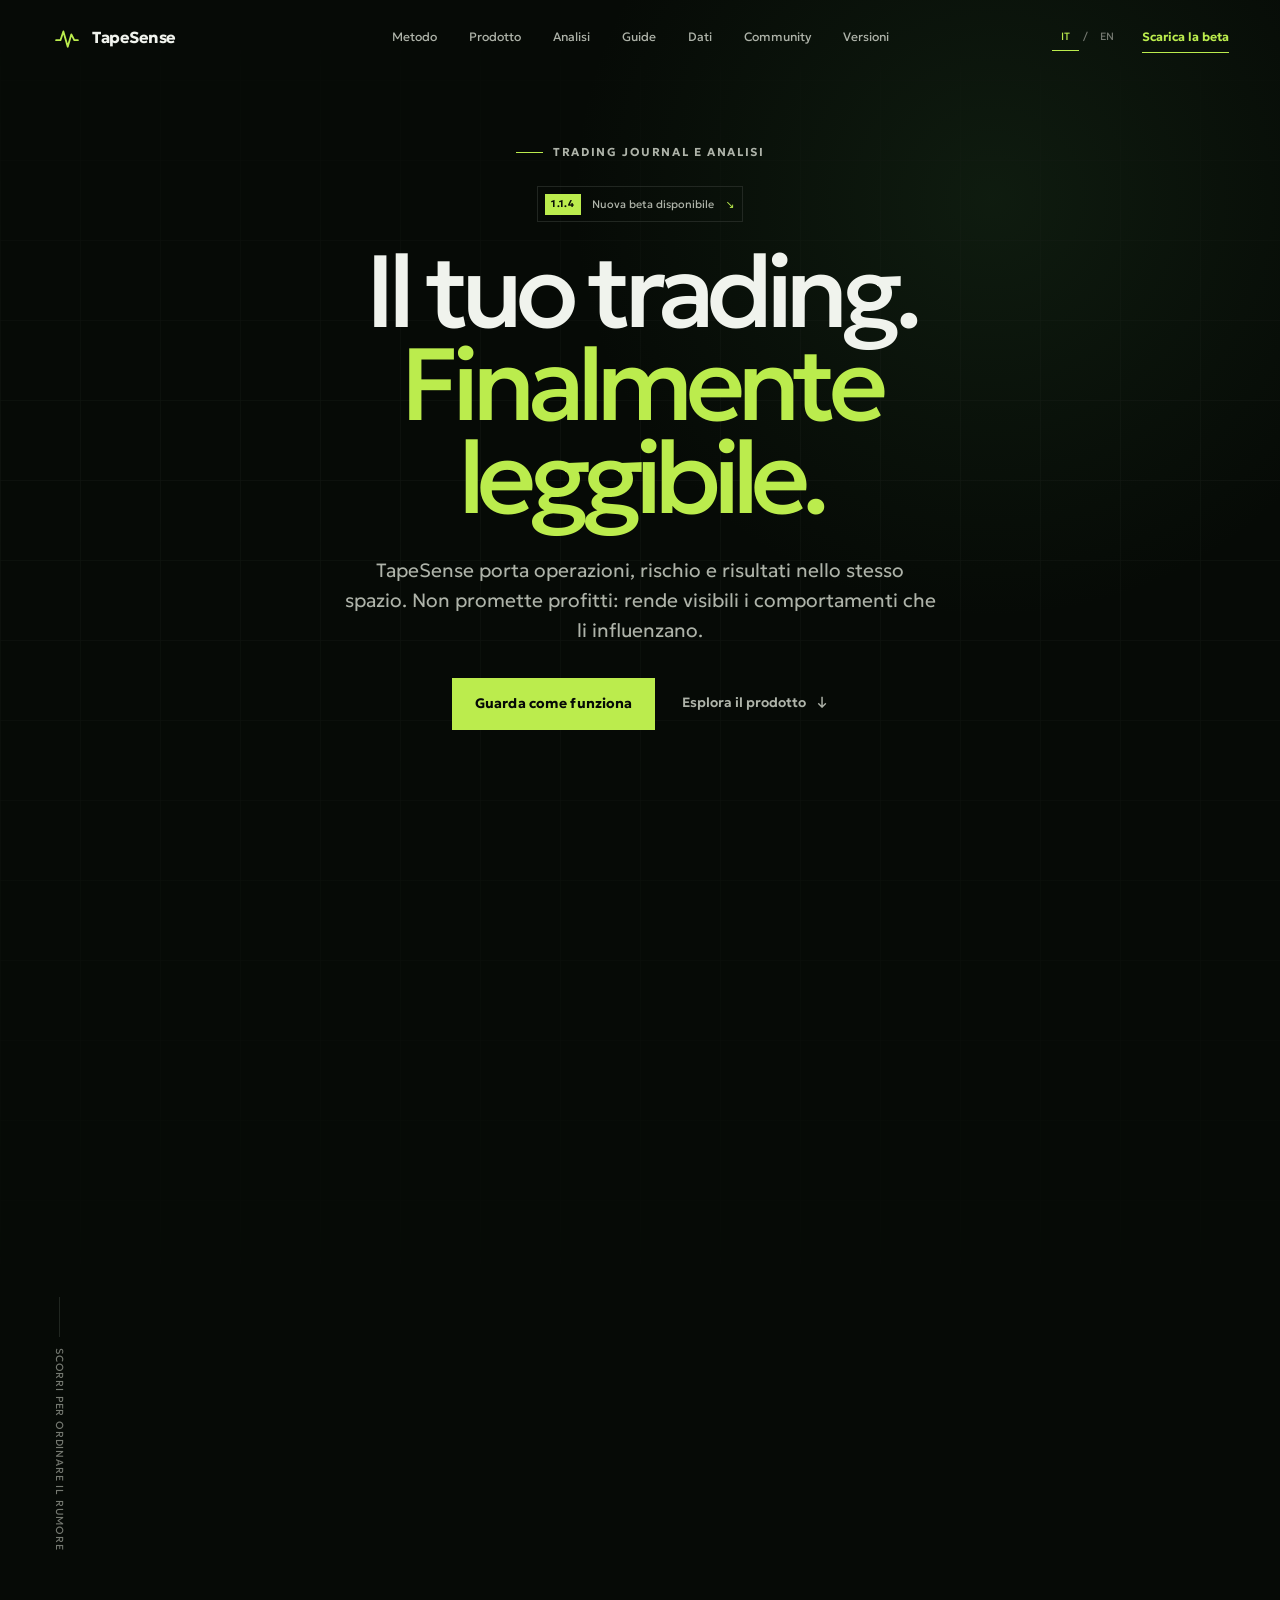
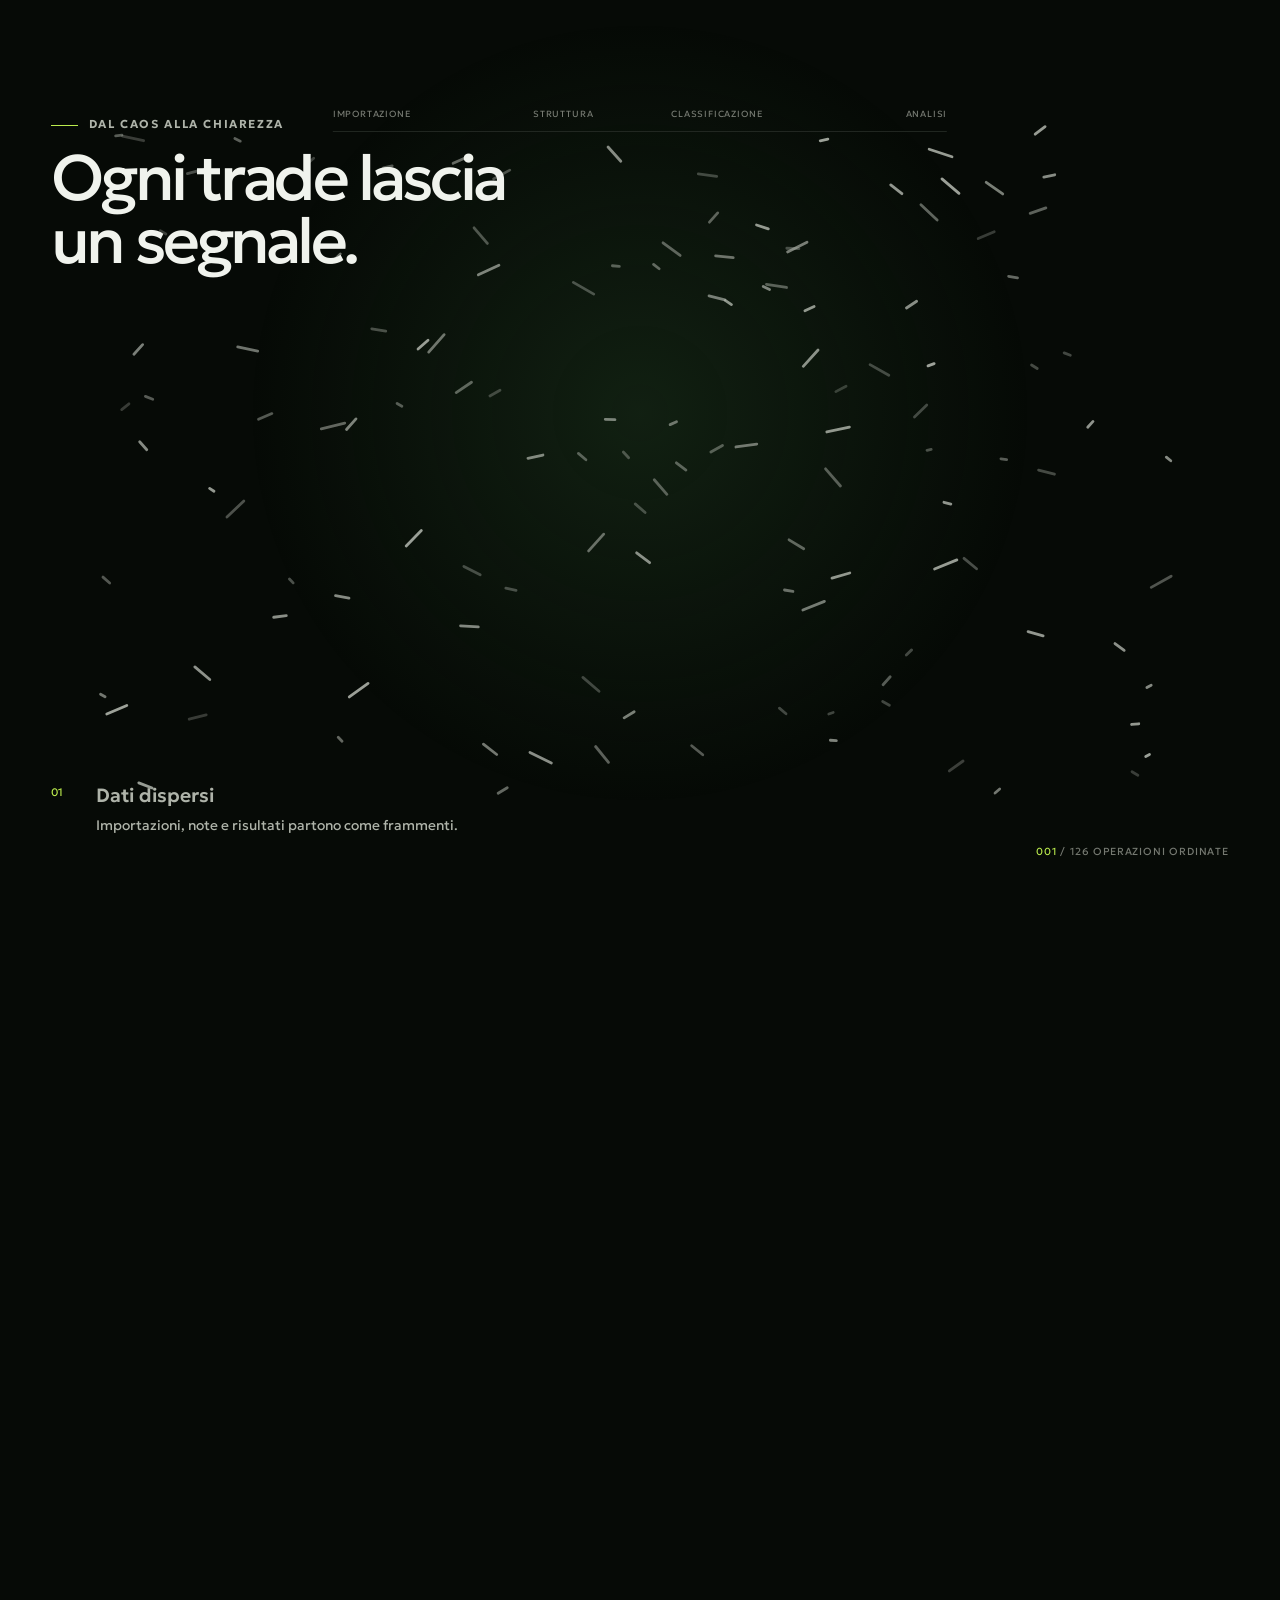
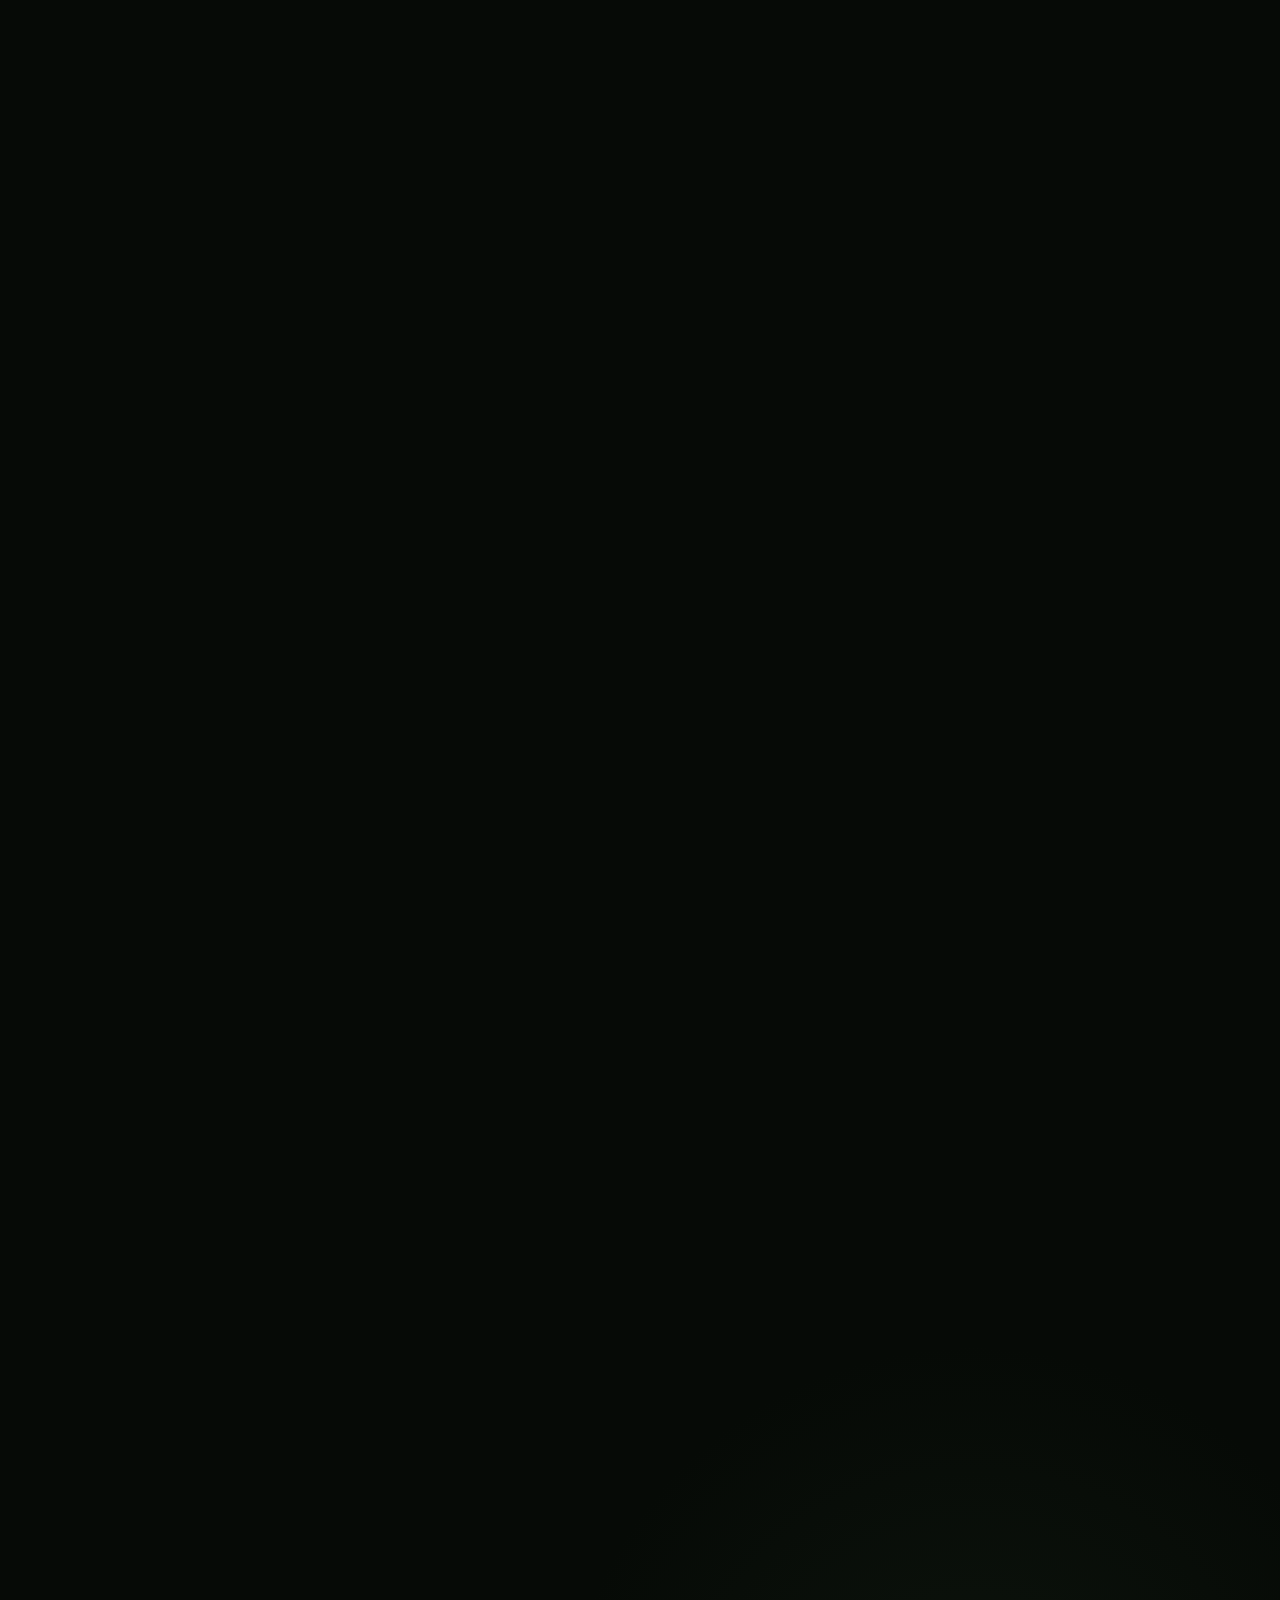
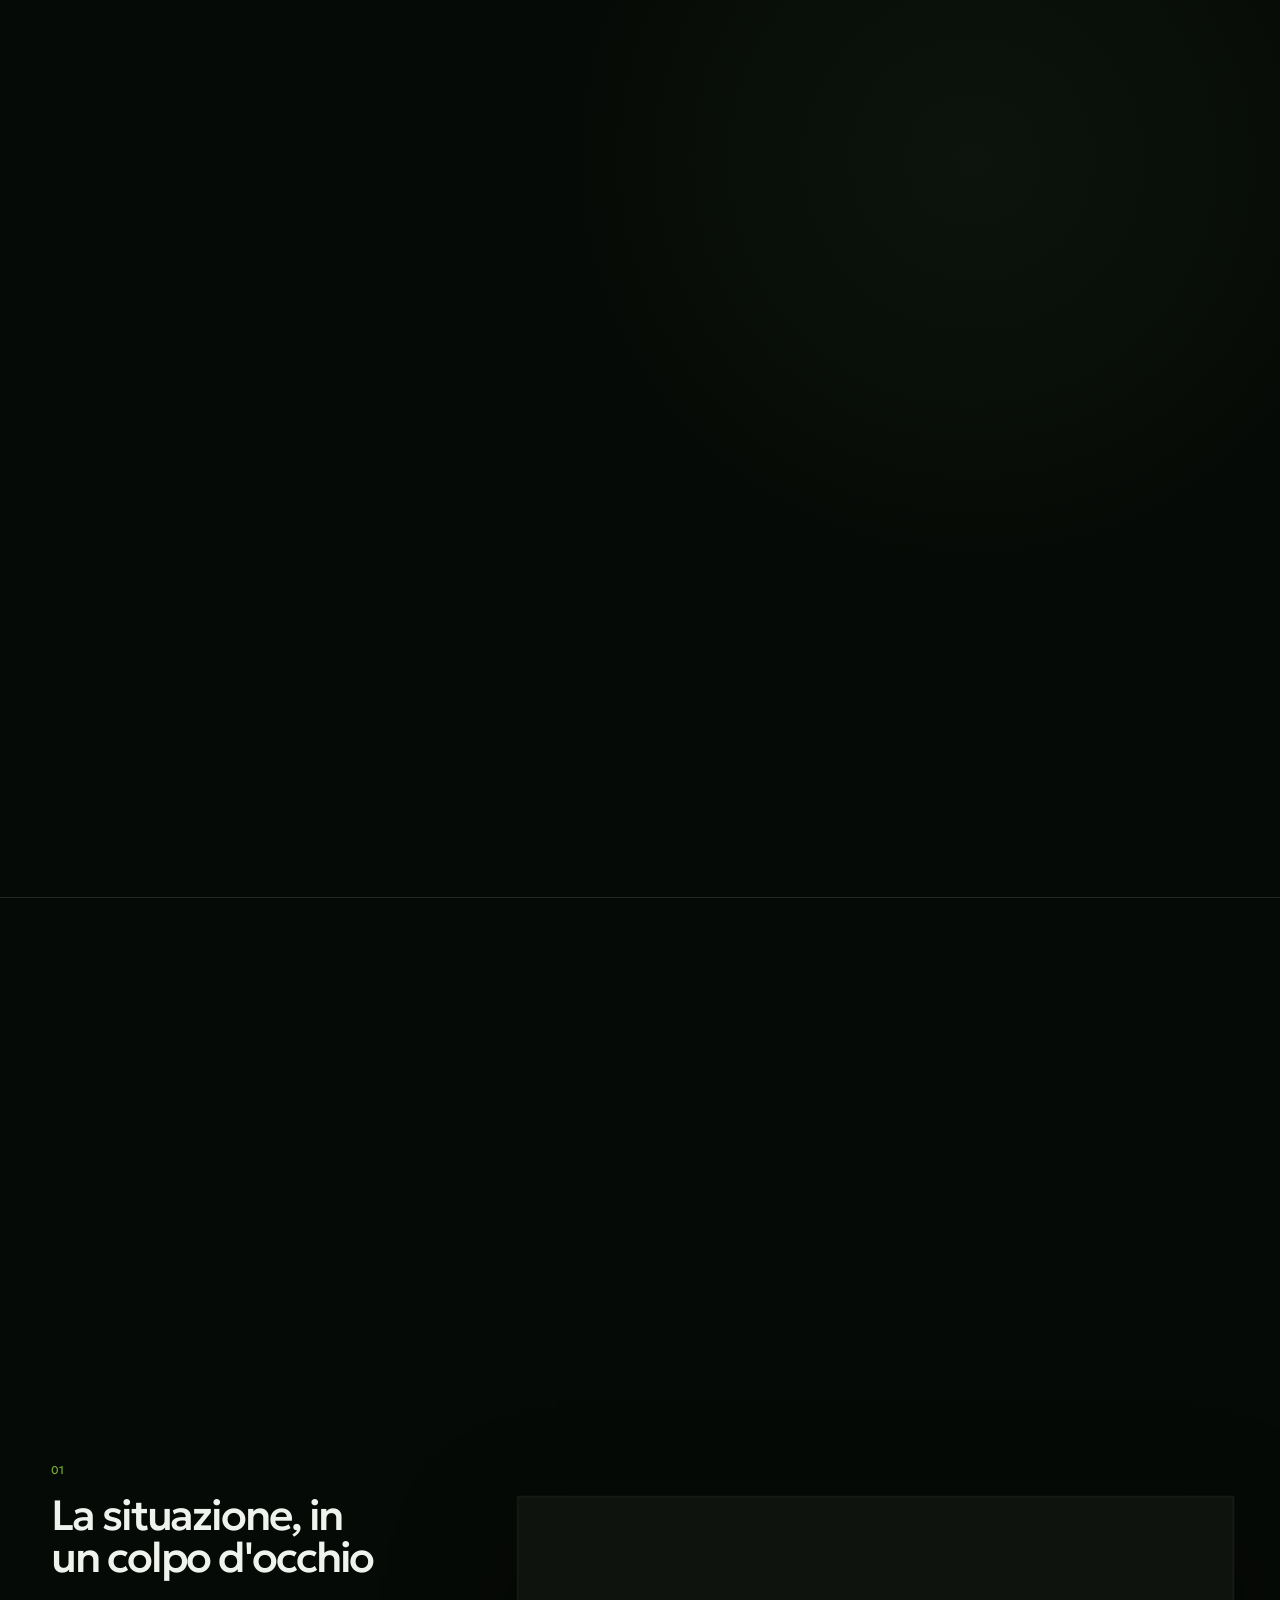
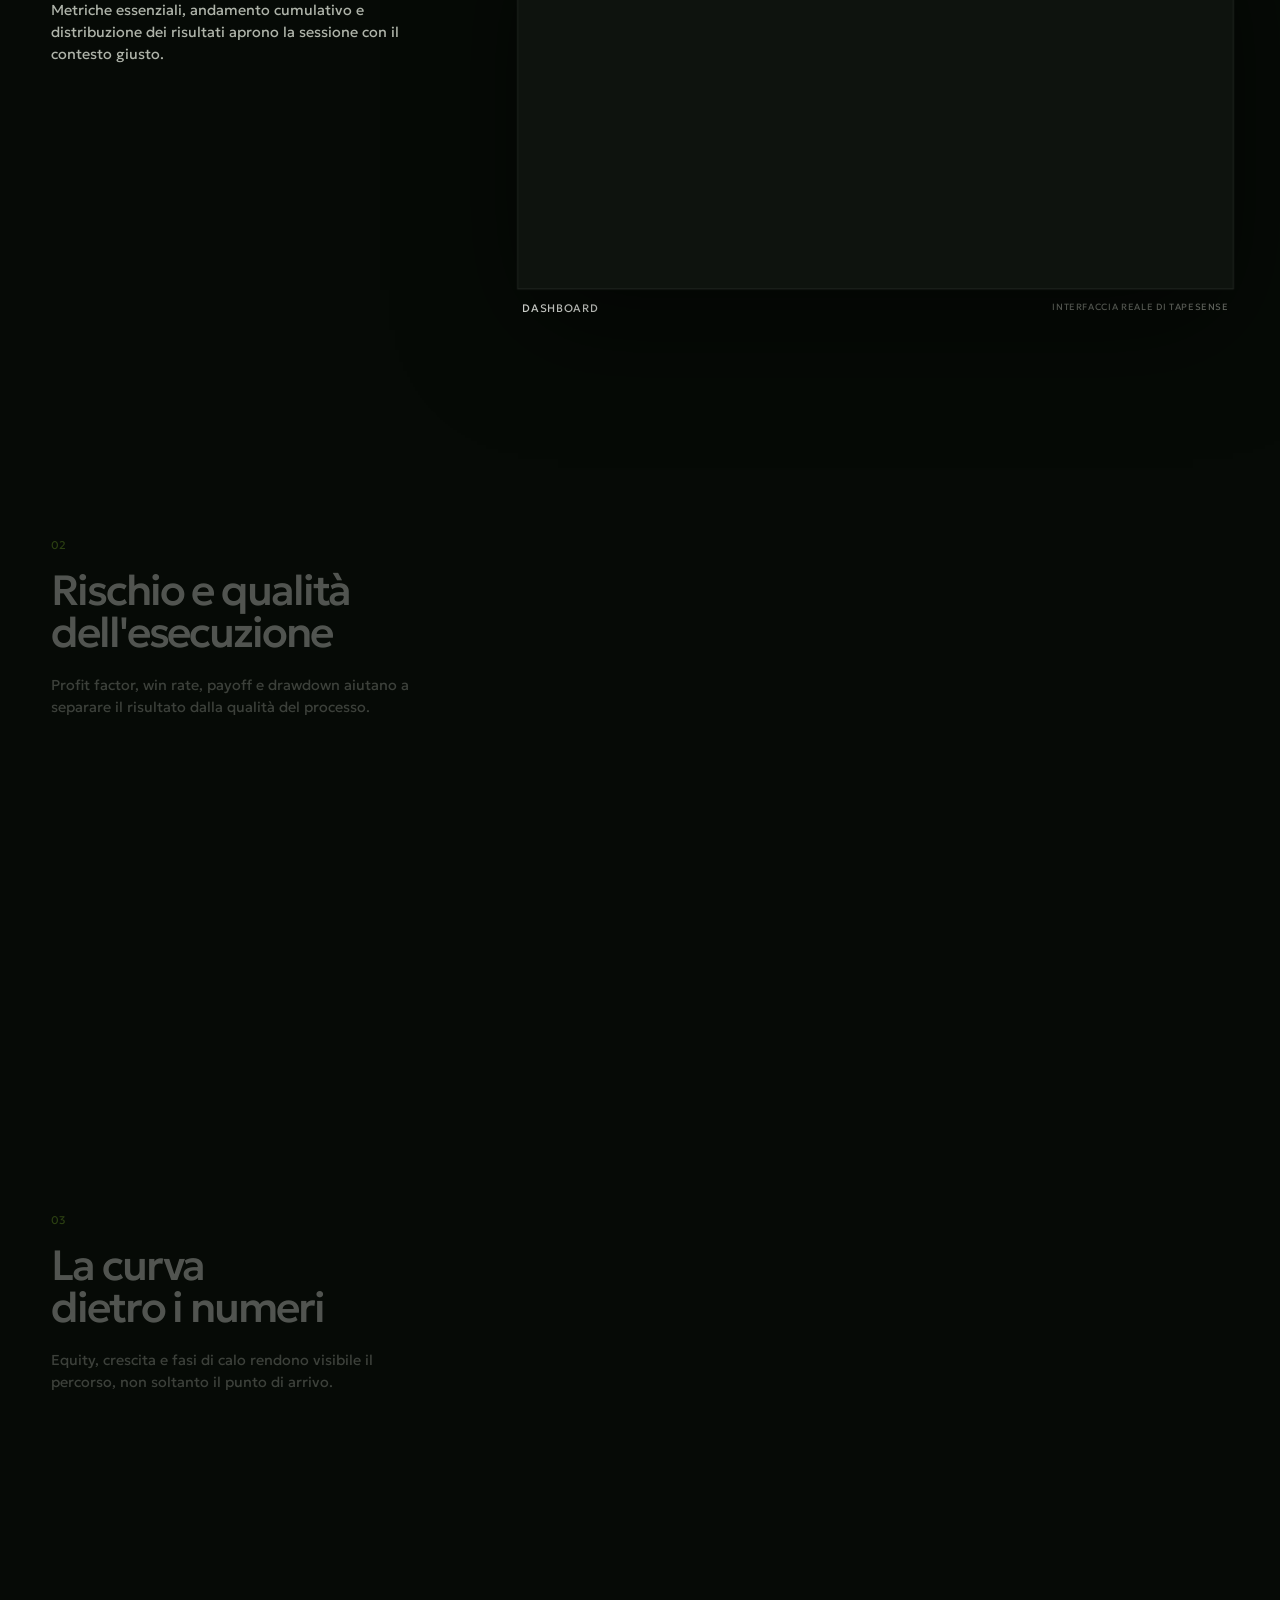
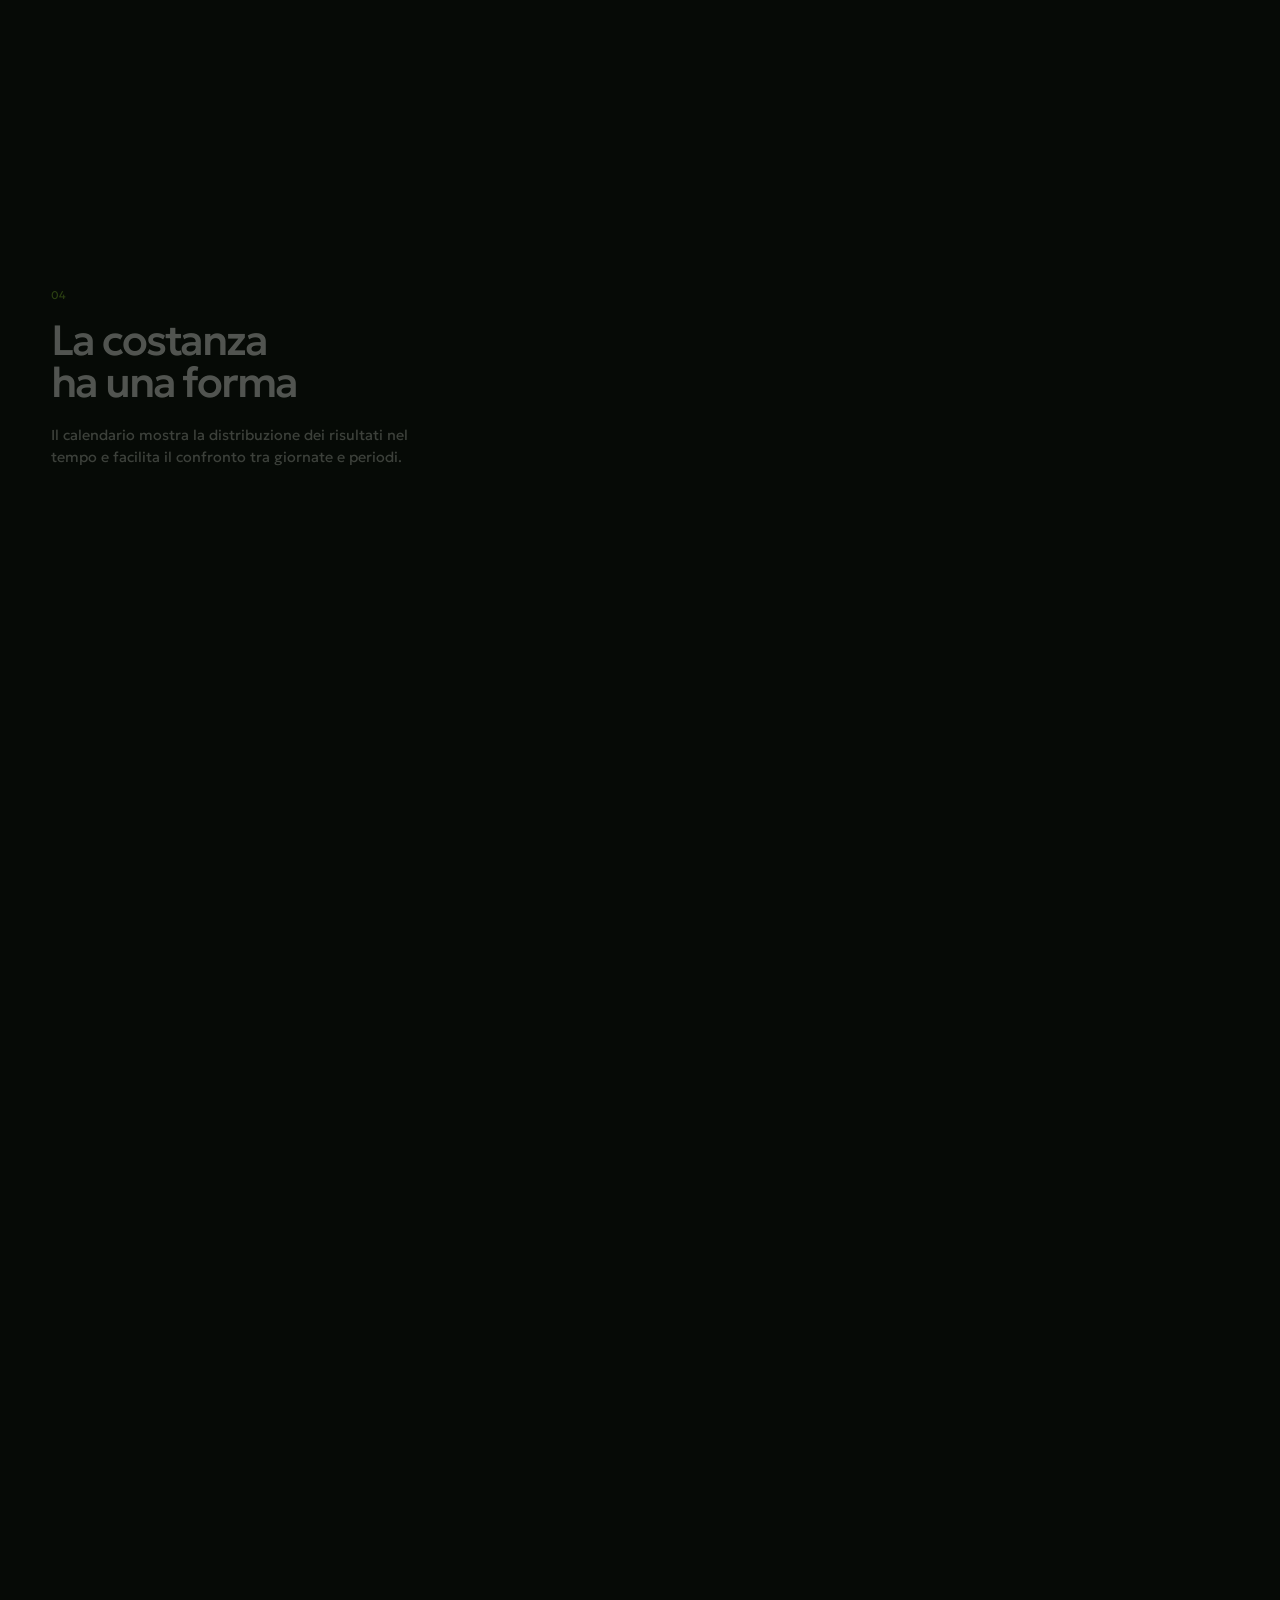
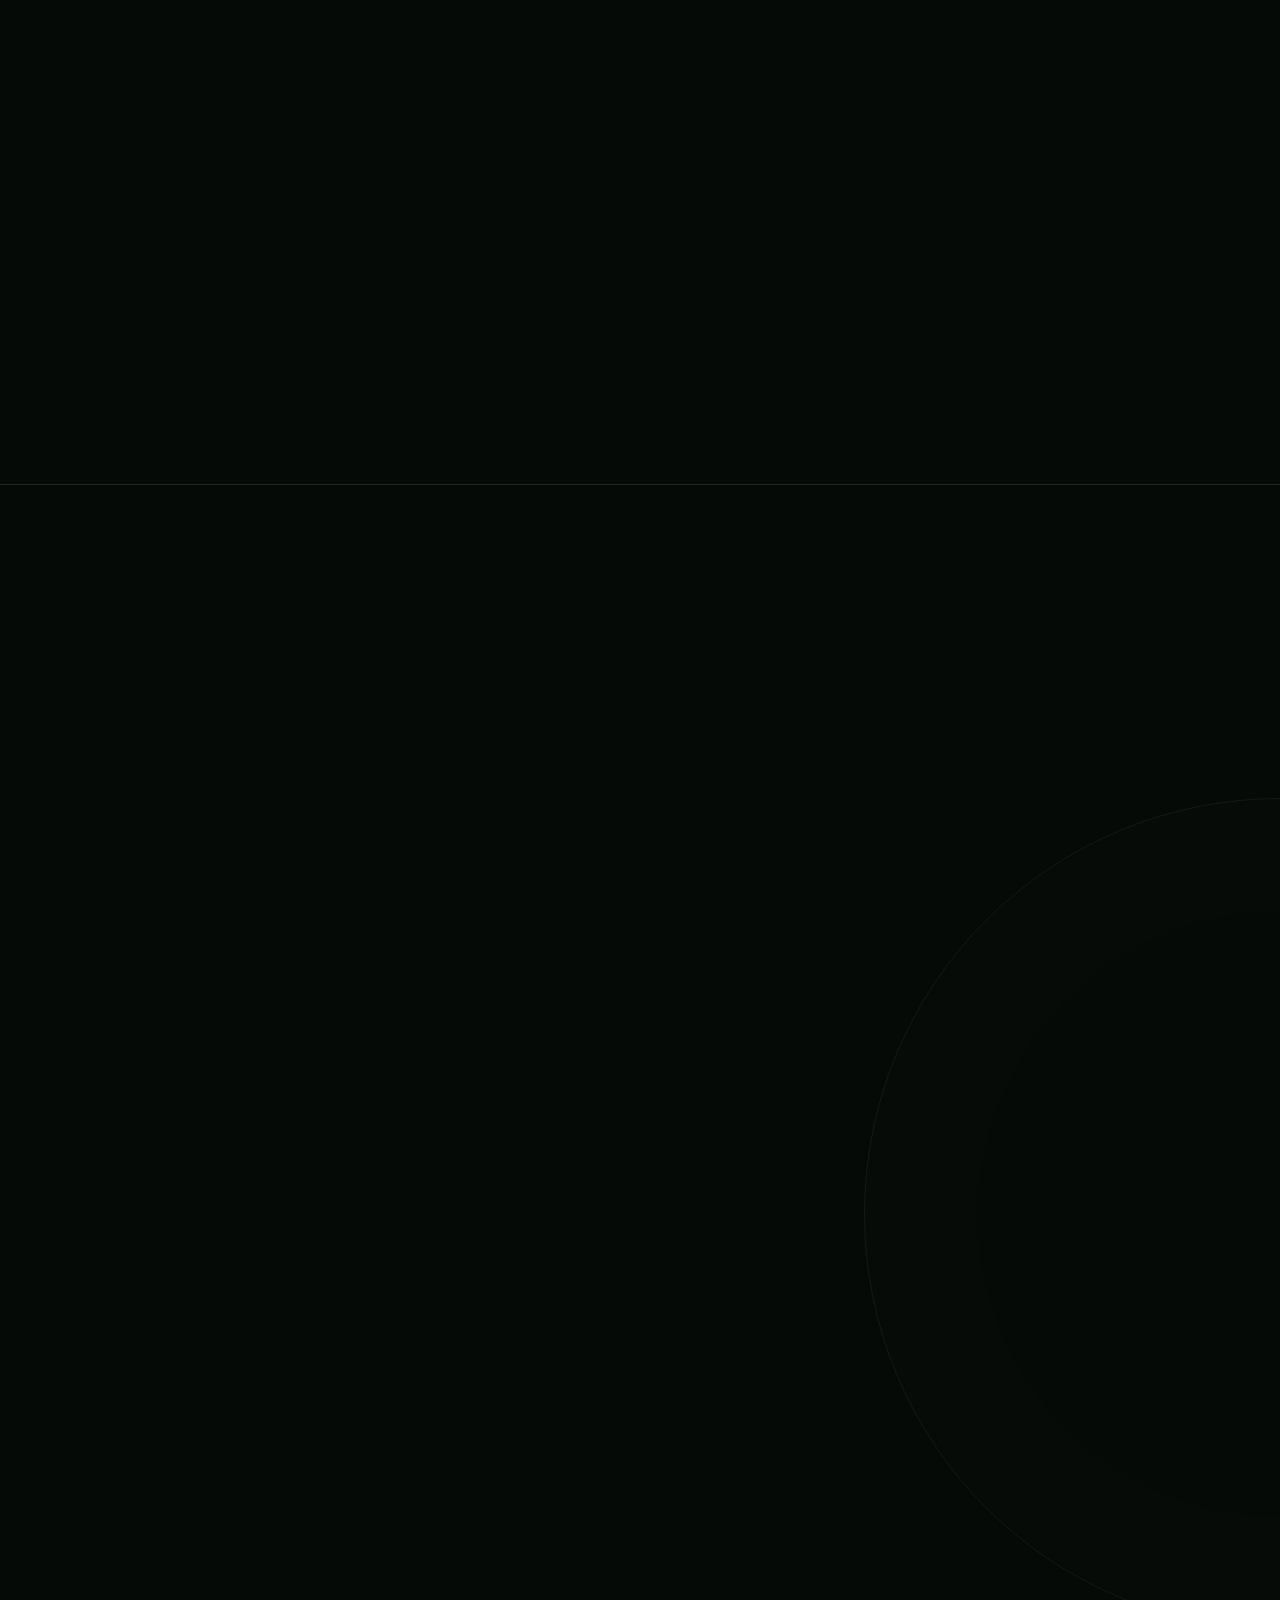
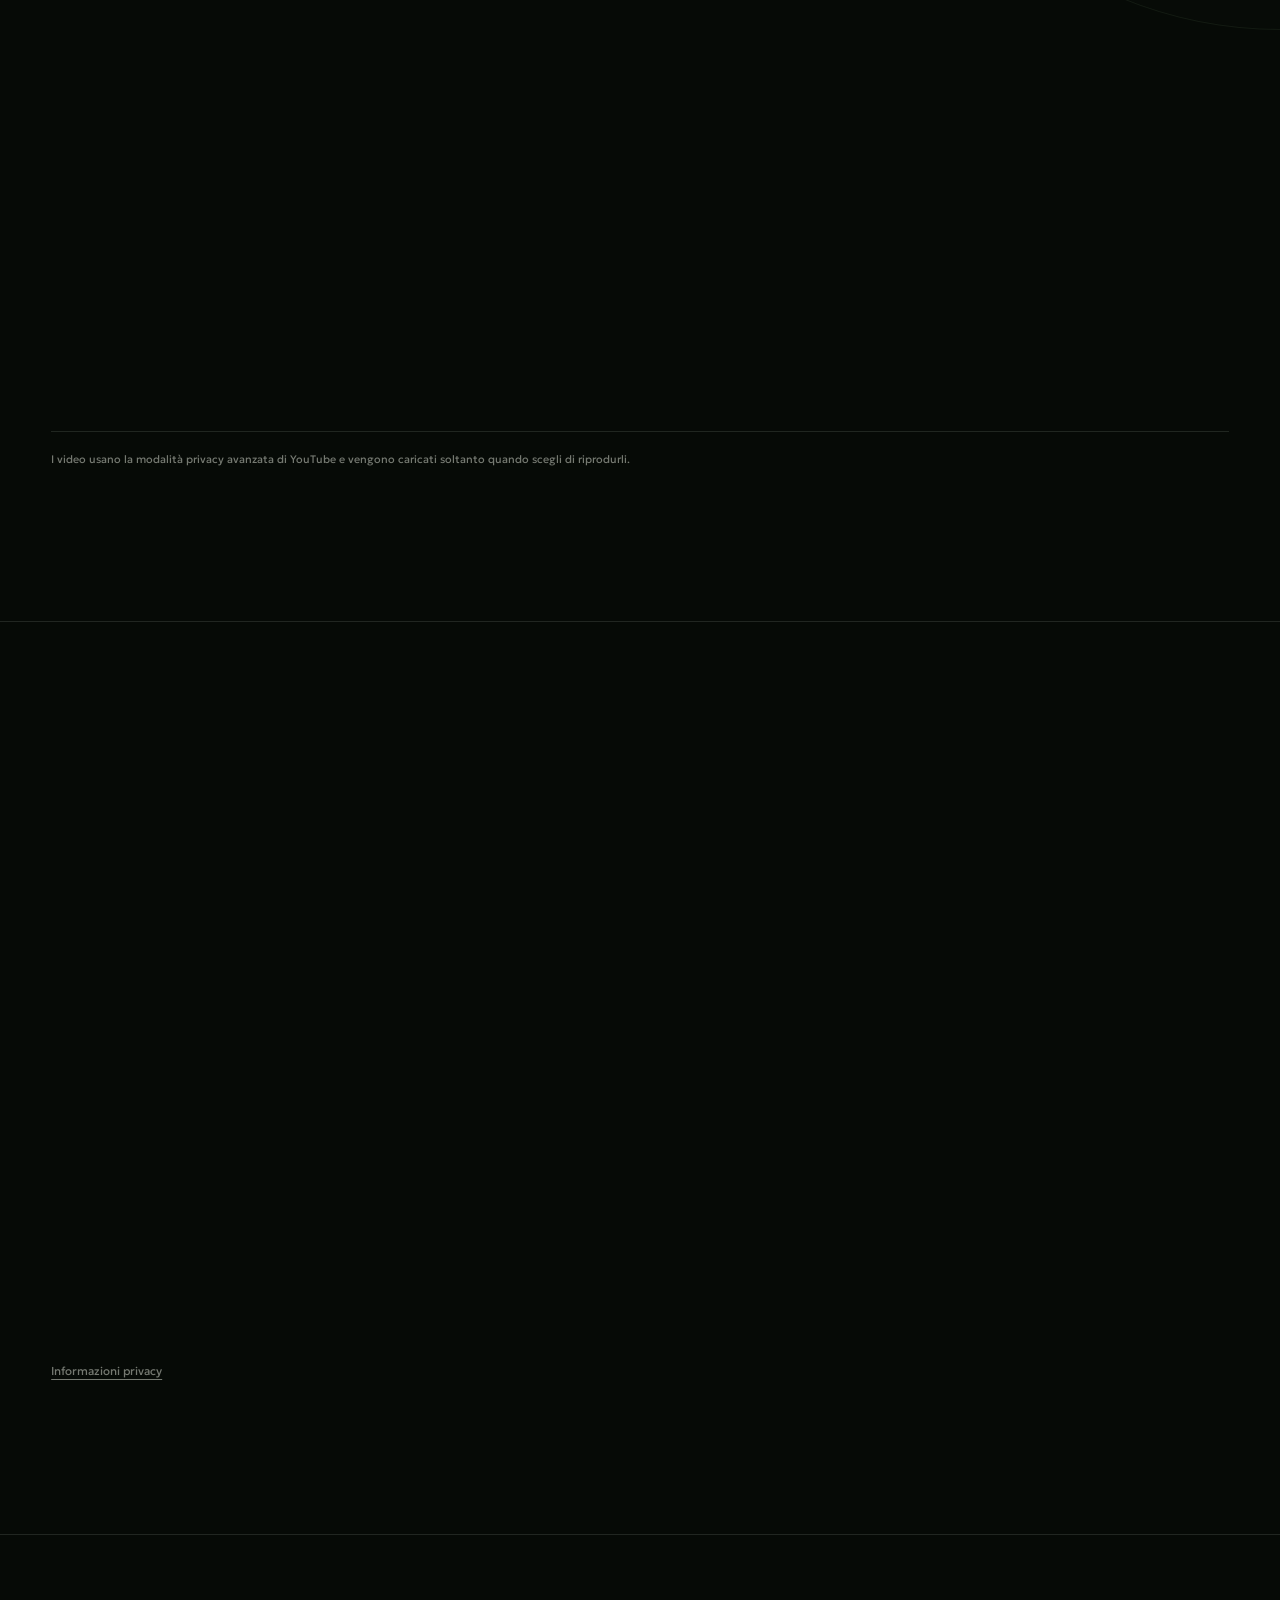
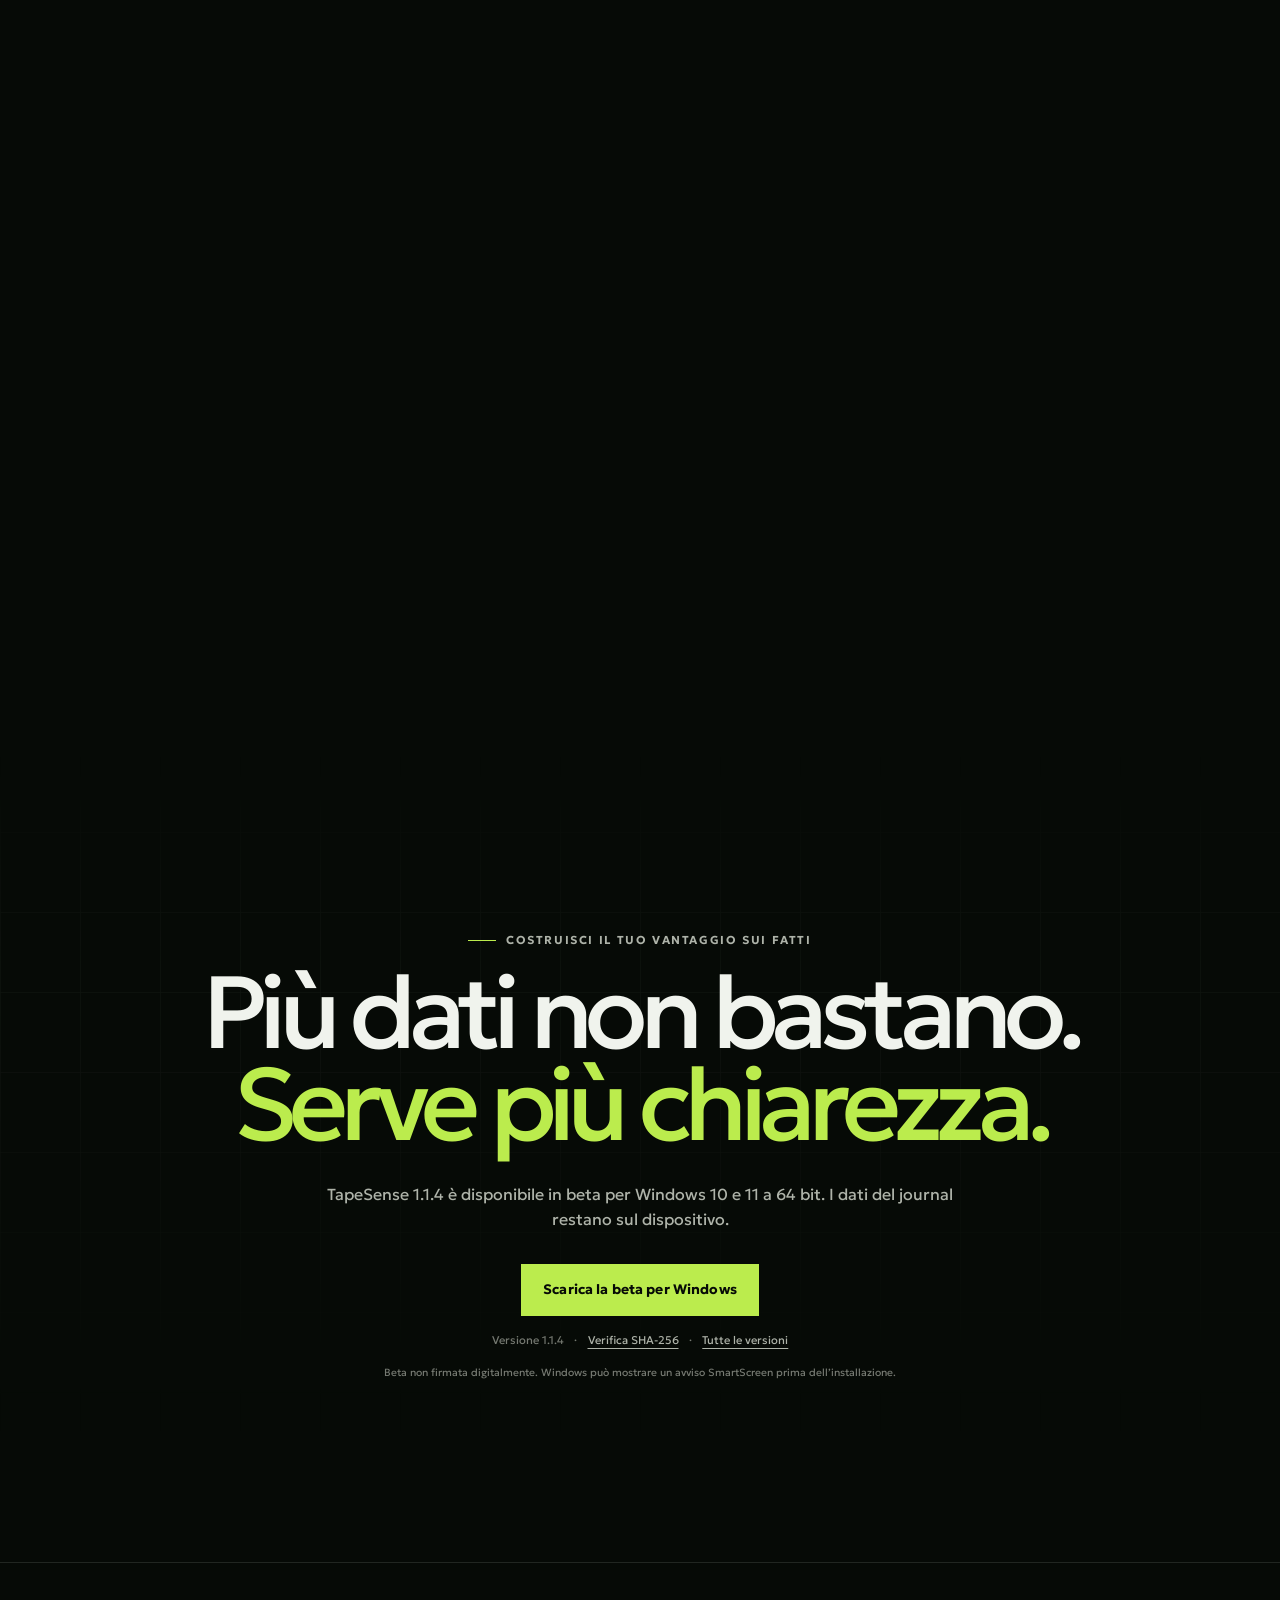
<file: index.html>
<!doctype html>
<html lang="it">
<head>
  <meta name="robots" content="noindex, nofollow">
  <meta charset="utf-8">
  <meta name="viewport" content="width=device-width, initial-scale=1">
  <meta name="description" content="TapeSense trasforma il diario di trading in una lettura chiara di esecuzione, rischio e crescita. Dati locali, report visuali e contesto di mercato.">
  <meta name="theme-color" content="#0c0f0e">
  <meta name="referrer" content="strict-origin-when-cross-origin">
  <meta http-equiv="Content-Security-Policy" content="default-src 'self'; base-uri 'self'; form-action 'none'; object-src 'none'; img-src 'self' data:; font-src 'self'; style-src 'self'; script-src 'self'; connect-src 'self'; media-src 'none'; frame-src https://www.youtube-nocookie.com">
  <title>TapeSense | Il tuo trading, finalmente leggibile</title>
  <link rel="icon" href="assets/favicon.svg" type="image/svg+xml">
  <link rel="preload" href="assets/fonts/Geologica-latin.woff2" as="font" type="font/woff2" crossorigin>
  <link rel="preload" href="assets/screenshots/dashboard-dark-1440.avif" as="image" type="image/avif" imagesrcset="assets/screenshots/dashboard-dark-960.avif 960w, assets/screenshots/dashboard-dark-1440.avif 1440w, assets/screenshots/dashboard-dark-1919.avif 1919w" imagesizes="(min-width: 1200px) 1120px, 92vw">
  <link rel="stylesheet" href="assets/css/tokens.css">
  <link rel="stylesheet" href="assets/css/base.css">
  <link rel="stylesheet" href="assets/css/site.css?v=20260809a">
  <link rel="stylesheet" href="assets/css/motion.css?v=20260726">
  <script type="module" src="assets/js/main.js?v=20261017a"></script>
</head>
<body data-page="home">
  <a class="skip-link" href="#contenuto">Vai al contenuto</a>

  <header class="site-header" data-header>
    <span class="header-progress" data-scroll-progress aria-hidden="true"></span>
    <a class="brand" href="#top" aria-label="TapeSense, torna all'inizio">
      <svg aria-hidden="true" viewBox="0 0 44 44"><path d="M7 25h6l4-12 6 21 5-17 4 8h5"/></svg>
      <span>TapeSense</span>
    </a>
    <nav id="primary-nav" aria-label="Navigazione principale">
      <a href="#metodo">Metodo</a>
      <a href="#prodotto">Prodotto</a>
      <a href="#analisi">Analisi</a>
      <a href="#guide">Guide</a>
      <a href="#privacy">Dati</a>
      <a href="#community">Community</a>
      <a href="versioni.html">Versioni</a>
      <a class="nav-download" href="#accesso">Scarica la beta</a>
    </nav>
    <div class="header-actions">
      <div class="language-switcher" role="group" aria-label="Seleziona lingua">
        <button type="button" class="language-option is-active" data-language="it" aria-pressed="true">IT</button>
        <span aria-hidden="true">/</span>
        <button type="button" class="language-option" data-language="en" aria-pressed="false">EN</button>
      </div>
      <a class="header-cta" href="#accesso">Scarica la beta</a>
    </div>
    <button class="nav-toggle" type="button" aria-expanded="false" aria-controls="primary-nav" aria-label="Apri il menu">
      <span></span><span></span>
    </button>
  </header>

  <main id="contenuto">
    <section class="hero" id="top" aria-labelledby="hero-title">
      <div class="hero-grid" aria-hidden="true"></div>
      <div class="hero-copy reveal">
        <p class="eyebrow"><span></span> Trading journal e analisi</p>
        <a class="release-pill" href="#accesso" aria-label="Vai al download di TapeSense 1.1.4"><strong>1.1.4</strong><span>Nuova beta disponibile</span><i aria-hidden="true">↘</i></a>
        <h1 id="hero-title">Il tuo trading.<br><em>Finalmente leggibile.</em></h1>
        <p class="hero-lead">TapeSense porta operazioni, rischio e risultati nello stesso spazio. Non promette profitti: rende visibili i comportamenti che li influenzano.</p>
        <div class="hero-actions">
          <a class="button button-primary" href="#metodo">Guarda come funziona</a>
          <a class="text-link" href="#prodotto">Esplora il prodotto <span aria-hidden="true">↓</span></a>
        </div>
      </div>
      <div class="hero-product reveal" data-reveal-delay="1" data-depth-scene>
        <div class="depth-orbit depth-orbit-a" data-depth-layer="-2" aria-hidden="true"></div>
        <div class="depth-orbit depth-orbit-b" data-depth-layer="-1" aria-hidden="true"></div>
        <div class="depth-chip depth-chip-left" data-depth-layer="2" aria-hidden="true">
          <span>Flusso</span><strong>CSV → insight</strong>
        </div>
        <div class="depth-chip depth-chip-right" data-depth-layer="3" aria-hidden="true">
          <span>Controllo</span><strong>Dati locali</strong>
        </div>
        <div class="window-frame" data-depth-layer="1">
          <div class="window-bar" aria-hidden="true"><i></i><i></i><i></i><span>Scalping 2026</span></div>
          <picture>
            <source type="image/avif" srcset="assets/screenshots/dashboard-dark-960.avif 960w, assets/screenshots/dashboard-dark-1440.avif 1440w, assets/screenshots/dashboard-dark-1919.avif 1919w" sizes="(min-width: 1200px) 1120px, 92vw">
            <source type="image/webp" srcset="assets/screenshots/dashboard-dark-960.webp 960w, assets/screenshots/dashboard-dark-1440.webp 1440w, assets/screenshots/dashboard-dark-1919.webp 1919w" sizes="(min-width: 1200px) 1120px, 92vw">
            <img src="assets/screenshots/dashboard-dark-1440.webp" width="1919" height="1051" alt="Dashboard scura di TapeSense con metriche, curva cumulativa e calendario delle performance" fetchpriority="high">
          </picture>
          <span class="window-scan" aria-hidden="true"></span>
          <span class="window-glare" aria-hidden="true"></span>
        </div>
        <div class="depth-floor" aria-hidden="true"></div>
        <p class="product-caption"><span>01</span> Una lettura completa, senza cambiare strumento.</p>
      </div>
      <div class="scroll-cue" aria-hidden="true"><span></span> Scorri per ordinare il rumore</div>
    </section>

    <section class="story" id="metodo" data-scroll-story aria-labelledby="story-title">
      <div class="story-sticky">
        <canvas class="story-canvas" data-story-canvas aria-hidden="true"></canvas>
        <div class="story-stage" aria-hidden="true">
          <span>Importazione</span><span>Struttura</span><span>Classificazione</span><span>Analisi</span>
          <i data-story-progress></i>
        </div>
        <div class="story-screen" aria-hidden="true">
          <picture>
            <source type="image/avif" srcset="assets/screenshots/trades-dark-960.avif 960w, assets/screenshots/trades-dark-1440.avif 1440w, assets/screenshots/trades-dark-1919.avif 1919w" sizes="76vw">
            <img src="assets/screenshots/trades-dark-1440.webp" width="1919" height="1057" alt="">
          </picture>
        </div>
        <div class="story-heading">
          <p class="eyebrow"><span></span> Dal caos alla chiarezza</p>
          <h2 id="story-title">Ogni trade lascia un segnale.</h2>
        </div>
        <ol class="story-steps">
          <li data-story-step="0"><span>01</span><p><strong>Dati dispersi</strong>Importazioni, note e risultati partono come frammenti.</p></li>
          <li data-story-step="1"><span>02</span><p><strong>Struttura</strong>Ogni operazione trova il proprio posto nel diario.</p></li>
          <li data-story-step="2"><span>03</span><p><strong>Contesto</strong>Esito, rischio e disciplina diventano confrontabili.</p></li>
          <li data-story-step="3"><span>04</span><p><strong>Direzione</strong>I singoli trade compongono una storia misurabile.</p></li>
        </ol>
        <p class="story-status" aria-hidden="true"><span data-story-count>001</span> / 126 operazioni ordinate</p>
      </div>
    </section>

    <section class="journal section-dark" id="prodotto" aria-labelledby="journal-title">
      <div class="section-intro reveal">
        <p class="index">01 / Diario</p>
        <div>
          <p class="eyebrow"><span></span> Il nucleo operativo</p>
          <h2 id="journal-title">Il diario che si adatta al tuo metodo.</h2>
        </div>
        <p>Ordina, filtra e leggi le operazioni senza perdere il dettaglio. Le proprietà del journal sono configurabili e i dati restano sempre ispezionabili.</p>
      </div>
      <div class="feature-stage reveal">
        <div class="feature-rail" role="tablist" aria-label="Caratteristiche del diario">
          <button class="feature-tab is-active" id="journal-tab-journal" type="button" role="tab" tabindex="0" aria-selected="true" aria-controls="journal-panel-journal" data-journal-tab="journal"><span>01</span><strong>Journal flessibile</strong><small>Colonne e viste configurabili</small></button>
          <button class="feature-tab" id="journal-tab-entry" type="button" role="tab" tabindex="-1" aria-selected="false" aria-controls="journal-panel-entry" data-journal-tab="entry"><span>02</span><strong>Inserimento guidato</strong><small>Un trade alla volta, con precisione</small></button>
          <button class="feature-tab" id="journal-tab-import" type="button" role="tab" tabindex="-1" aria-selected="false" aria-controls="journal-panel-import" data-journal-tab="import"><span>03</span><strong>Importazione</strong><small>CSV, TXT, TSV ed Excel</small></button>
        </div>
        <div class="feature-visual depth-panel" data-journal-visual data-scroll-depth>
          <figure class="is-active" id="journal-panel-journal" role="tabpanel" aria-labelledby="journal-tab-journal" data-journal-panel="journal">
            <picture>
              <source type="image/avif" srcset="assets/screenshots/trades-dark-960.avif 960w, assets/screenshots/trades-dark-1440.avif 1440w, assets/screenshots/trades-dark-1919.avif 1919w" sizes="(min-width: 900px) 70vw, 94vw">
              <img src="assets/screenshots/trades-dark-1440.webp" width="1919" height="1057" loading="lazy" alt="Journal di TapeSense con operazioni, esiti, rischio e proprietà configurabili">
            </picture>
          </figure>
          <figure id="journal-panel-entry" role="tabpanel" aria-labelledby="journal-tab-entry" data-journal-panel="entry" hidden>
            <picture>
              <source type="image/avif" srcset="assets/screenshots/new-trade-dark-960.avif 960w, assets/screenshots/new-trade-dark-1440.avif 1440w, assets/screenshots/new-trade-dark-1919.avif 1919w" sizes="(min-width: 900px) 70vw, 94vw">
              <img src="assets/screenshots/new-trade-dark-1440.webp" width="1919" height="1046" loading="lazy" alt="Pannello guidato per inserire una nuova operazione in TapeSense">
            </picture>
          </figure>
          <figure id="journal-panel-import" role="tabpanel" aria-labelledby="journal-tab-import" data-journal-panel="import" hidden>
            <picture>
              <source type="image/avif" srcset="assets/screenshots/import-dark-960.avif 960w, assets/screenshots/import-dark-1440.avif 1440w, assets/screenshots/import-dark-1919.avif 1919w" sizes="(min-width: 900px) 70vw, 94vw">
              <img src="assets/screenshots/import-dark-1440.webp" width="1919" height="1051" loading="lazy" alt="Flusso di importazione dati di TapeSense con mappatura delle colonne">
            </picture>
          </figure>
        </div>
      </div>
    </section>

    <section class="analysis section-dark" id="analisi" aria-labelledby="analysis-title">
      <div class="section-intro reveal">
        <p class="index">02 / Analisi</p>
        <div>
          <p class="eyebrow"><span></span> Dall'esecuzione al pattern</p>
          <h2 id="analysis-title">Non un voto. Una diagnosi.</h2>
        </div>
        <p>Le metriche acquistano valore quando restano collegate alle operazioni. TapeSense mette risultato, rischio e costanza nella stessa lettura.</p>
      </div>
      <div class="analysis-flow">
        <div class="analysis-copy">
          <article class="analysis-point is-active" data-analysis-point="dashboard">
            <span>01</span><h3>La situazione, in un colpo d'occhio</h3><p>Metriche essenziali, andamento cumulativo e distribuzione dei risultati aprono la sessione con il contesto giusto.</p>
          </article>
          <article class="analysis-point" data-analysis-point="core">
            <span>02</span><h3>Rischio e qualità dell'esecuzione</h3><p>Profit factor, win rate, payoff e drawdown aiutano a separare il risultato dalla qualità del processo.</p>
          </article>
          <article class="analysis-point" data-analysis-point="growth">
            <span>03</span><h3>La curva dietro i numeri</h3><p>Equity, crescita e fasi di calo rendono visibile il percorso, non soltanto il punto di arrivo.</p>
          </article>
          <article class="analysis-point" data-analysis-point="calendar">
            <span>04</span><h3>La costanza ha una forma</h3><p>Il calendario mostra la distribuzione dei risultati nel tempo e facilita il confronto tra giornate e periodi.</p>
          </article>
        </div>
        <div class="analysis-visual depth-panel" data-analysis-visual data-scroll-depth>
          <div class="analysis-screen is-active" data-analysis-panel="dashboard">
            <picture><source type="image/avif" srcset="assets/screenshots/dashboard-dark-960.avif 960w, assets/screenshots/dashboard-dark-1440.avif 1440w, assets/screenshots/dashboard-dark-1919.avif 1919w" sizes="(min-width: 900px) 58vw, 94vw"><img src="assets/screenshots/dashboard-dark-1440.webp" width="1919" height="1051" loading="lazy" alt="Dashboard scura di TapeSense con riepilogo delle performance"></picture>
          </div>
          <div class="analysis-screen" data-analysis-panel="core" hidden>
            <picture><source type="image/avif" srcset="assets/screenshots/report-core-dark-960.avif 960w, assets/screenshots/report-core-dark-1440.avif 1440w, assets/screenshots/report-core-dark-1919.avif 1919w" sizes="(min-width: 900px) 58vw, 94vw"><img src="assets/screenshots/report-core-dark-1440.webp" width="1919" height="1051" loading="lazy" alt="Report scuro di TapeSense con metriche principali, rischio e distribuzione degli esiti"></picture>
          </div>
          <div class="analysis-screen" data-analysis-panel="growth" hidden>
            <picture><source type="image/avif" srcset="assets/screenshots/report-growth-dark-960.avif 960w, assets/screenshots/report-growth-dark-1440.avif 1440w, assets/screenshots/report-growth-dark-1919.avif 1919w" sizes="(min-width: 900px) 58vw, 94vw"><img src="assets/screenshots/report-growth-dark-1440.webp" width="1919" height="1050" loading="lazy" alt="Report scuro di crescita TapeSense con curve di equity e drawdown"></picture>
          </div>
          <div class="analysis-screen" data-analysis-panel="calendar" hidden>
            <picture><source type="image/avif" srcset="assets/screenshots/report-calendar-dark-960.avif 960w, assets/screenshots/report-calendar-dark-1440.avif 1440w, assets/screenshots/report-calendar-dark-1919.avif 1919w" sizes="(min-width: 900px) 58vw, 94vw"><img src="assets/screenshots/report-calendar-dark-1440.webp" width="1919" height="1052" loading="lazy" alt="Calendario scuro delle performance e statistiche temporali in TapeSense"></picture>
          </div>
          <p class="screen-note"><span data-analysis-label>Dashboard</span><small>Interfaccia reale di TapeSense</small></p>
        </div>
      </div>
    </section>

    <section class="context section-dark" aria-labelledby="context-title">
      <div class="context-copy reveal">
        <p class="index">03 / Contesto</p>
        <p class="eyebrow"><span></span> Il mercato accanto al diario</p>
        <h2 id="context-title">I numeri non vivono nel vuoto.</h2>
        <p>Tieni sotto osservazione il quadro di mercato mentre analizzi il tuo journal. Indici, volatilità e asset principali aggiungono contesto alle decisioni già registrate.</p>
        <p class="truth-note">Il contesto informa l'analisi. Non genera segnali operativi.</p>
      </div>
      <div class="context-visual depth-panel reveal" data-reveal-delay="1" data-scroll-depth>
        <picture>
          <source type="image/avif" srcset="assets/screenshots/market-dark-960.avif 960w, assets/screenshots/market-dark-1440.avif 1440w, assets/screenshots/market-dark-1919.avif 1919w" sizes="(min-width: 900px) 66vw, 94vw">
          <img src="assets/screenshots/market-dark-1440.webp" width="1919" height="1050" loading="lazy" alt="Pannello Market di TapeSense con indici, volatilità e contesto multi-asset">
        </picture>
      </div>
    </section>

    <section class="guides section-dark" id="guide" aria-labelledby="guides-title">
      <div class="guides-intro reveal">
        <p class="index">04 / Guide</p>
        <div>
          <p class="eyebrow"><span></span> Parti senza dubbi</p>
          <h2 id="guides-title">Dall’installazione ai tuoi primi dati.</h2>
        </div>
        <p>Due guide pratiche mostrano l’intero percorso: installare TapeSense in sicurezza e gestire il journal senza perdere informazioni.</p>
      </div>

      <div class="guide-sequence">
        <article class="guide-row reveal">
          <div class="video-shell depth-panel" data-scroll-depth>
            <button class="video-consent" type="button" data-youtube-id="ivkgzrEYIP4" aria-label="Riproduci la guida all’installazione su YouTube">
              <span class="video-grid" aria-hidden="true"></span>
              <span class="video-play" aria-hidden="true"><i></i></span>
              <span class="video-duration">YouTube</span>
              <strong>Guida all’installazione</strong>
              <small>Il video viene caricato solo dopo il clic</small>
            </button>
          </div>
          <div class="guide-copy">
            <span>01</span>
            <p class="guide-kicker">Installazione</p>
            <h3>Installa TapeSense passo dopo passo.</h3>
            <p>Segui il download, l’avviso di Windows e l’avvio iniziale. La guida è pensata anche per chi non ha familiarità con installer o SmartScreen.</p>
            <a class="guide-link" href="https://youtu.be/ivkgzrEYIP4?si=F_b4xIBFq9xwbiH8" target="_blank" rel="noopener noreferrer">Apri su YouTube <i aria-hidden="true">↗</i></a>
          </div>
        </article>

        <article class="guide-row guide-row-reverse reveal">
          <div class="video-shell depth-panel" data-scroll-depth>
            <button class="video-consent" type="button" data-youtube-id="bXxB9k85VNA" aria-label="Riproduci la guida alla gestione dei dati su YouTube">
              <span class="video-grid" aria-hidden="true"></span>
              <span class="video-play" aria-hidden="true"><i></i></span>
              <span class="video-duration">YouTube</span>
              <strong>Importazione ed esportazione</strong>
              <small>Il video viene caricato solo dopo il clic</small>
            </button>
          </div>
          <div class="guide-copy">
            <span>02</span>
            <p class="guide-kicker">Gestione dati</p>
            <h3>Importa, aggiungi ed esporta senza incertezze.</h3>
            <p>Scopri come portare i dati nel journal, aggiungere nuove operazioni ed esportare le informazioni quando vuoi conservarle o trasferirle.</p>
            <a class="guide-link" href="https://youtu.be/bXxB9k85VNA?si=JAusqk6XZeBiKLBx" target="_blank" rel="noopener noreferrer">Apri su YouTube <i aria-hidden="true">↗</i></a>
          </div>
        </article>
      </div>
      <p class="video-privacy-note">I video usano la modalità privacy avanzata di YouTube e vengono caricati soltanto quando scegli di riprodurli.</p>
    </section>

    <section class="trust section-dark" id="privacy" aria-labelledby="trust-title">
      <div class="trust-heading reveal">
        <p class="index">05 / Controllo</p>
        <p class="eyebrow"><span></span> Il tuo journal resta tuo</p>
        <h2 id="trust-title">Controllo locale.<br>Trasparenza reale.</h2>
      </div>
      <div class="trust-lines reveal">
        <article><span>01</span><h3>Database locale</h3><p>Il diario è archiviato sul dispositivo in un database SQLite dedicato.</p></article>
        <article><span>02</span><h3>Backup ed esportazione</h3><p>Puoi creare copie del database ed esportare le operazioni quando serve.</p></article>
        <article><span>03</span><h3>Nessuna promessa nascosta</h3><p>TapeSense è uno strumento di journaling e analisi. Non è un broker e non fornisce segnali.</p></article>
      </div>
      <div class="trust-links"><a href="privacy.html">Informazioni privacy</a></div>
    </section>

    <section class="community section-dark" id="community" aria-labelledby="community-title">
      <div class="community-copy reveal">
        <p class="index">06 / Community</p>
        <div>
          <p class="eyebrow"><span></span> Segui lo sviluppo</p>
          <h2 id="community-title">Aggiornamenti diretti.<br>Confronto reale.</h2>
        </div>
        <p>Entra nel Discord ufficiale per segnalazioni e confronto sul prodotto, oppure segui i videotutorial sul canale YouTube di TapeSense.</p>
      </div>
      <div class="community-links reveal" data-reveal-delay="1">
        <a href="https://discord.gg/2BQ3kmjZqP" target="_blank" rel="noopener noreferrer"><span>Discord</span><strong>Entra nella community</strong><i aria-hidden="true">↗</i></a>
        <a href="https://youtube.com/@tapesense-i1t?si=aDzfvOTSqhsSyCuS" target="_blank" rel="noopener noreferrer"><span>YouTube</span><strong>Guarda i tutorial</strong><i aria-hidden="true">↗</i></a>
      </div>
    </section>

    <section class="closing" id="accesso" aria-labelledby="closing-title">
      <div class="closing-grid" aria-hidden="true"></div>
      <p class="eyebrow"><span></span> Costruisci il tuo vantaggio sui fatti</p>
      <h2 id="closing-title">Più dati non bastano.<br><em>Serve più chiarezza.</em></h2>
      <p>TapeSense 1.1.4 è disponibile in beta per Windows 10 e 11 a 64 bit. I dati del journal restano sul dispositivo.</p>
      <a class="button button-primary" href="https://github.com/samuele7brunori-design/trading-journal-releases/releases/download/v1.1.4/TapeSense_Setup_1.1.4.exe">Scarica la beta per Windows</a>
      <div class="release-meta" aria-label="Dettagli della release">
        <span>Versione 1.1.4</span>
        <span aria-hidden="true">·</span>
        <a href="https://github.com/samuele7brunori-design/trading-journal-releases/releases/download/v1.1.4/TapeSense_Setup_1.1.4.sha256.txt">Verifica SHA-256</a>
        <span aria-hidden="true">·</span>
        <a href="versioni.html">Tutte le versioni</a>
      </div>
      <small>Beta non firmata digitalmente. Windows può mostrare un avviso SmartScreen prima dell’installazione.</small>
    </section>
  </main>

  <footer>
    <a class="brand" href="#top" aria-label="TapeSense, torna all'inizio"><svg aria-hidden="true" viewBox="0 0 44 44"><path d="M7 25h6l4-12 6 21 5-17 4 8h5"/></svg><span>TapeSense</span></a>
    <p>Trading journal e analisi delle performance.</p>
    <nav aria-label="Link TapeSense"><a href="versioni.html">Versioni</a><a href="privacy.html">Privacy</a><a href="https://discord.gg/2BQ3kmjZqP" target="_blank" rel="noopener noreferrer">Discord</a><a href="https://youtube.com/@tapesense-i1t?si=aDzfvOTSqhsSyCuS" target="_blank" rel="noopener noreferrer">YouTube</a></nav>
    <p>© <span data-year>2026</span> TapeSense</p>
  </footer>
</body>
</html>
</file>
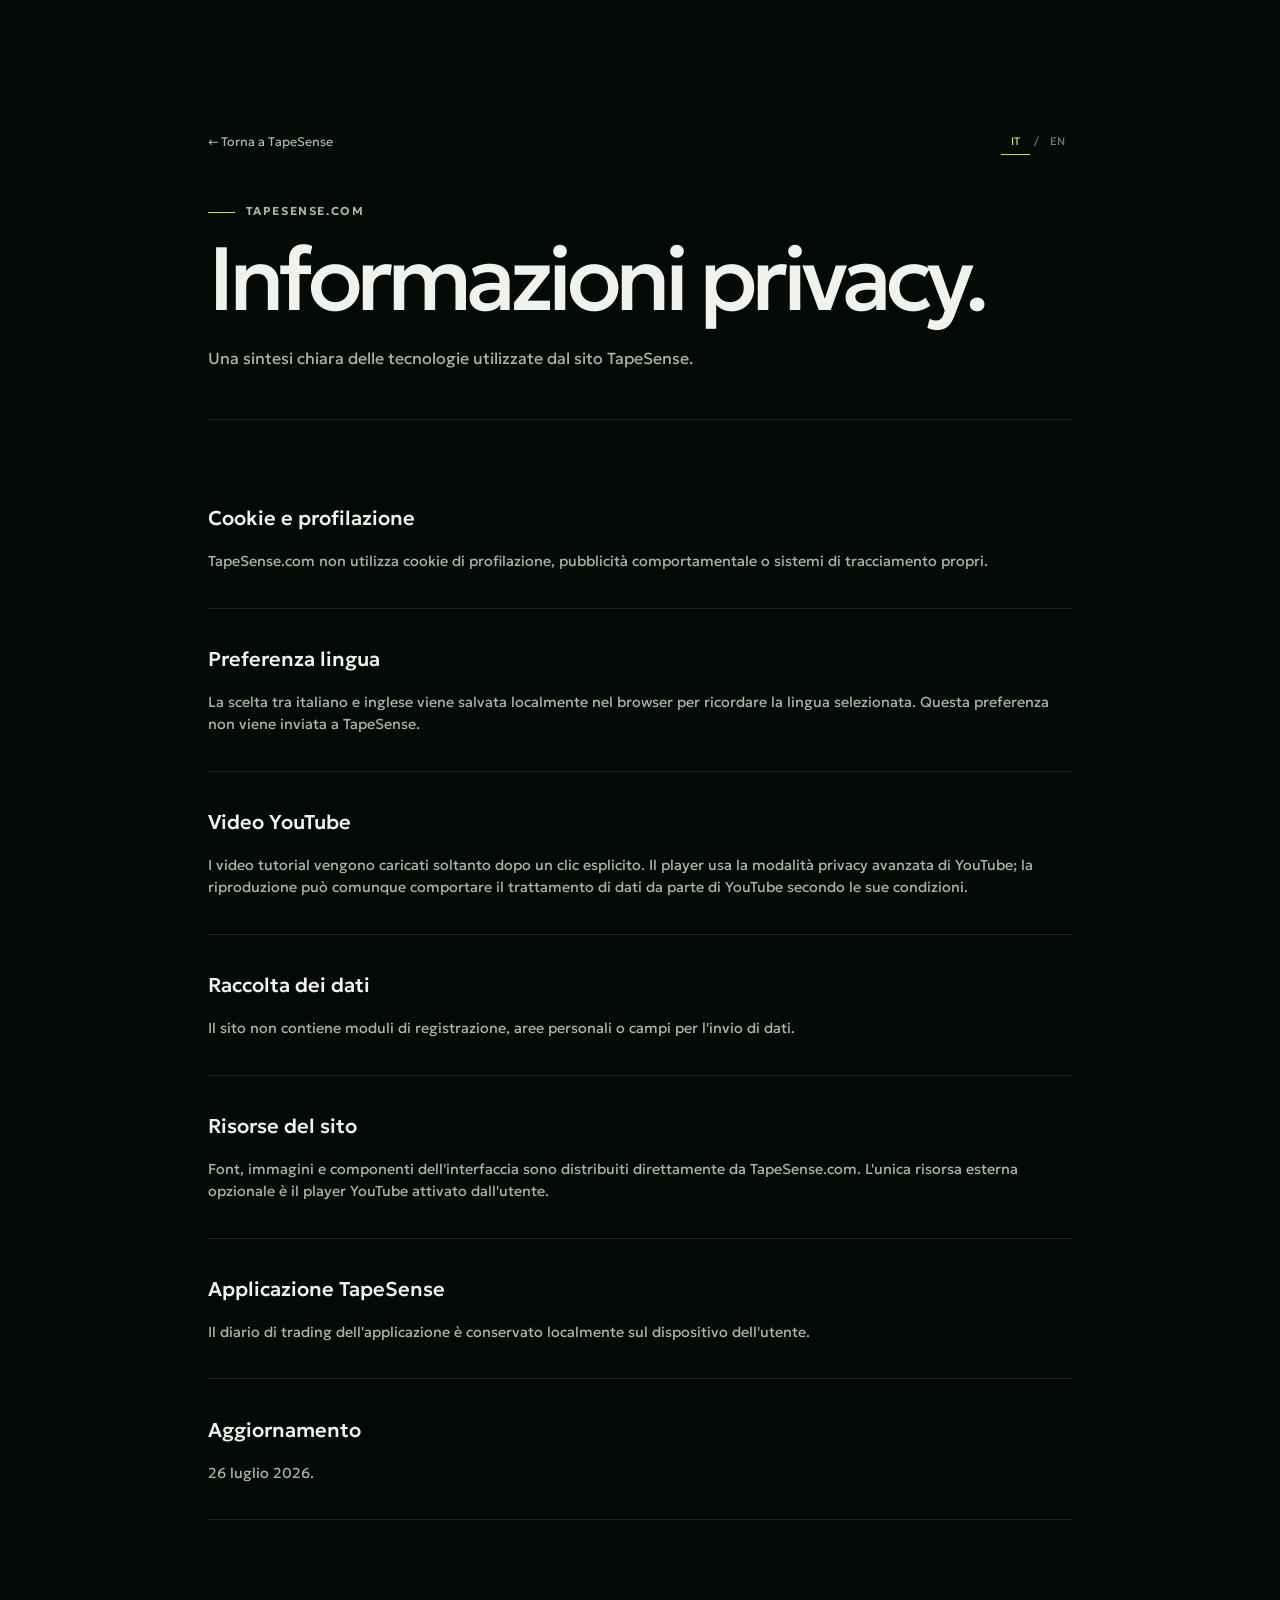
<file: privacy.html>
<!doctype html>
<html lang="it">
<head>
  <meta name="robots" content="noindex, nofollow">
  <meta charset="utf-8">
  <meta name="viewport" content="width=device-width, initial-scale=1">
  <meta name="description" content="Informativa privacy del sito informativo TapeSense.">
  <meta name="referrer" content="strict-origin-when-cross-origin">
  <meta http-equiv="Content-Security-Policy" content="default-src 'self'; base-uri 'self'; form-action 'none'; object-src 'none'; img-src 'self' data:; font-src 'self'; style-src 'self'; script-src 'self'; connect-src 'self'; frame-src 'none'">
  <title>Privacy | TapeSense</title>
  <link rel="icon" href="assets/favicon.svg" type="image/svg+xml">
  <link rel="stylesheet" href="assets/css/tokens.css">
  <link rel="stylesheet" href="assets/css/base.css">
  <link rel="stylesheet" href="assets/css/legal.css?v=20260726a">
  <script type="module" src="assets/js/legal-i18n.js?v=20260726g"></script>
</head>
<body data-page="privacy">
  <main class="legal-shell">
    <div class="legal-header">
      <div class="legal-topbar">
        <a class="legal-back" href="index.html">← Torna a TapeSense</a>
        <div class="language-switcher" role="group" aria-label="Seleziona lingua">
          <button type="button" class="language-option is-active" data-language="it" aria-pressed="true">IT</button>
          <span aria-hidden="true">/</span>
          <button type="button" class="language-option" data-language="en" aria-pressed="false">EN</button>
        </div>
      </div>
      <p class="eyebrow"><span></span> TapeSense.com</p>
      <h1>Informazioni privacy.</h1>
      <p>Una sintesi chiara delle tecnologie utilizzate dal sito TapeSense.</p>
    </div>
    <div class="legal-content">
      <section><h2>Cookie e profilazione</h2><p>TapeSense.com non utilizza cookie di profilazione, pubblicità comportamentale o sistemi di tracciamento propri.</p></section>
      <section><h2>Preferenza lingua</h2><p>La scelta tra italiano e inglese viene salvata localmente nel browser per ricordare la lingua selezionata. Questa preferenza non viene inviata a TapeSense.</p></section>
      <section><h2>Video YouTube</h2><p>I video tutorial vengono caricati soltanto dopo un clic esplicito. Il player usa la modalità privacy avanzata di YouTube; la riproduzione può comunque comportare il trattamento di dati da parte di YouTube secondo le sue condizioni.</p></section>
      <section><h2>Raccolta dei dati</h2><p>Il sito non contiene moduli di registrazione, aree personali o campi per l'invio di dati.</p></section>
      <section><h2>Risorse del sito</h2><p>Font, immagini e componenti dell'interfaccia sono distribuiti direttamente da TapeSense.com. L'unica risorsa esterna opzionale è il player YouTube attivato dall'utente.</p></section>
      <section><h2>Applicazione TapeSense</h2><p>Il diario di trading dell'applicazione è conservato localmente sul dispositivo dell'utente.</p></section>
      <section><h2>Aggiornamento</h2><p>26 luglio 2026.</p></section>
    </div>
  </main>
</body>
</html>
</file>
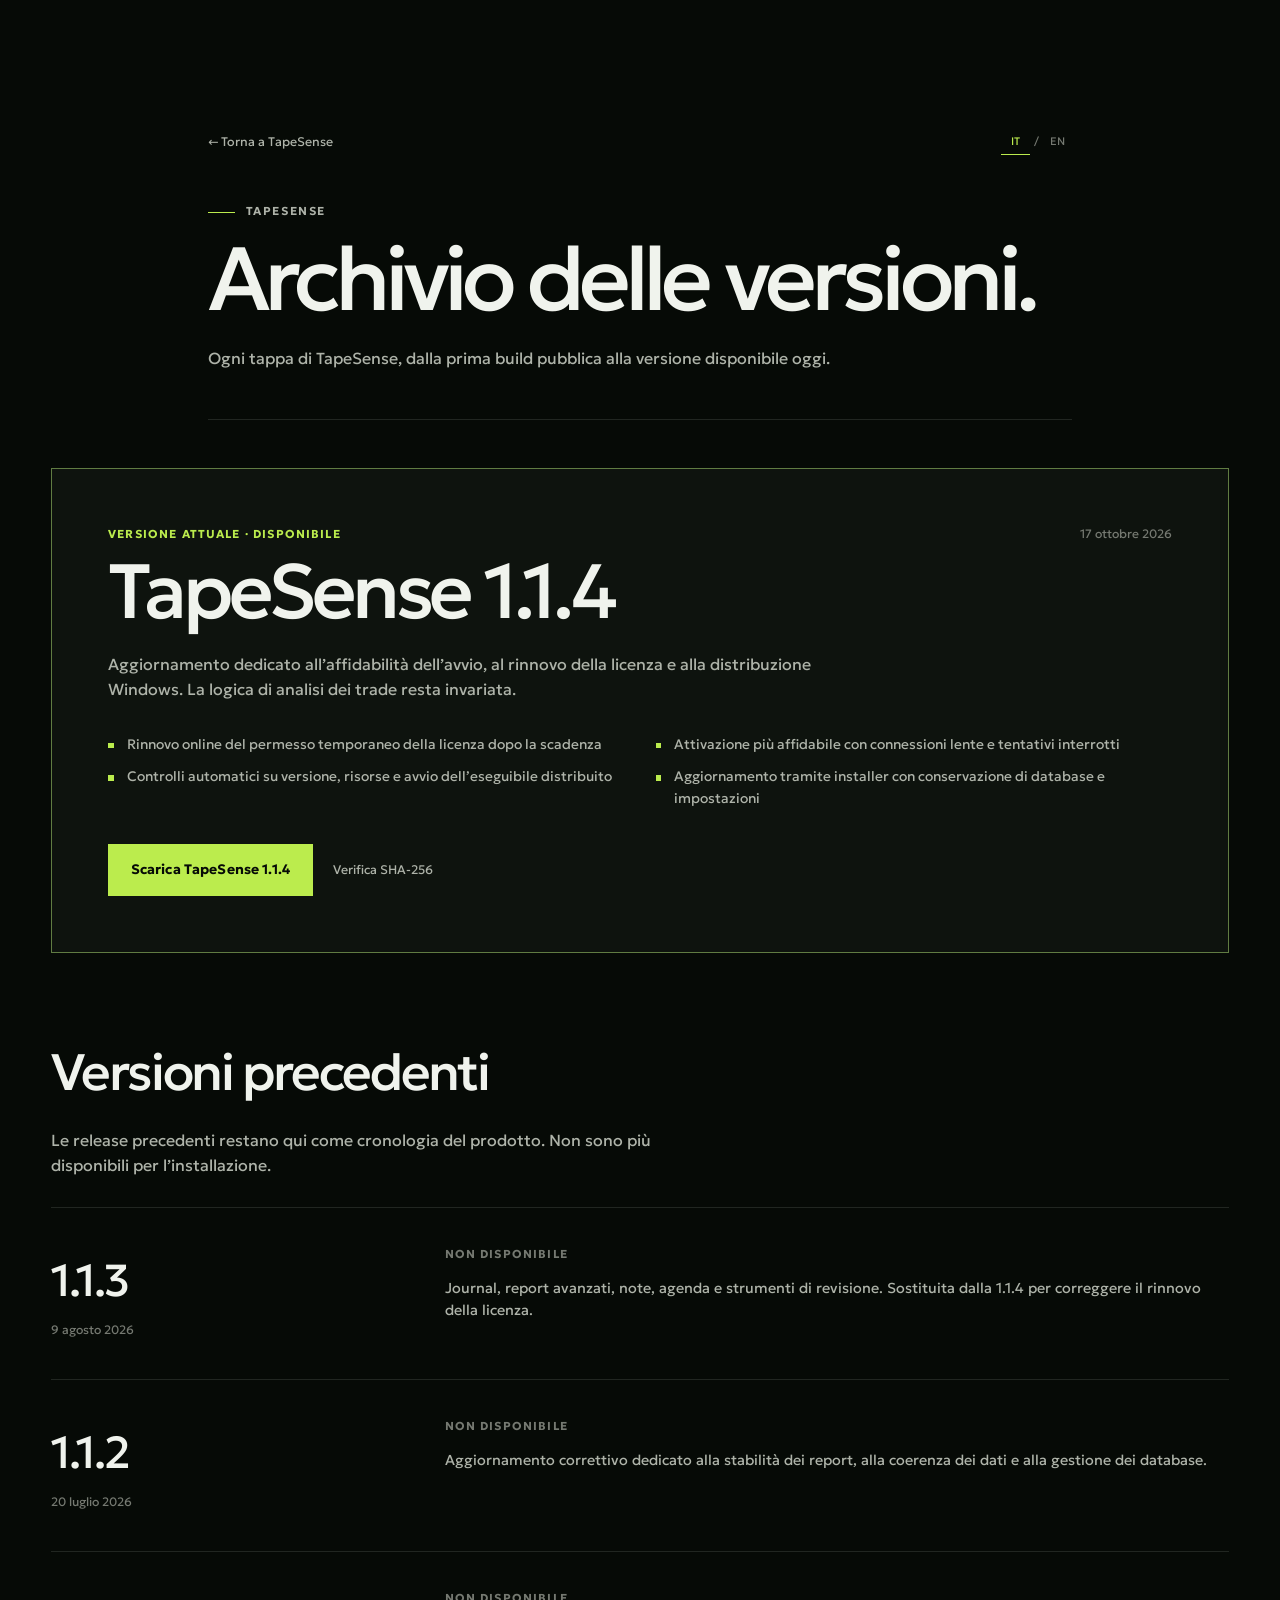
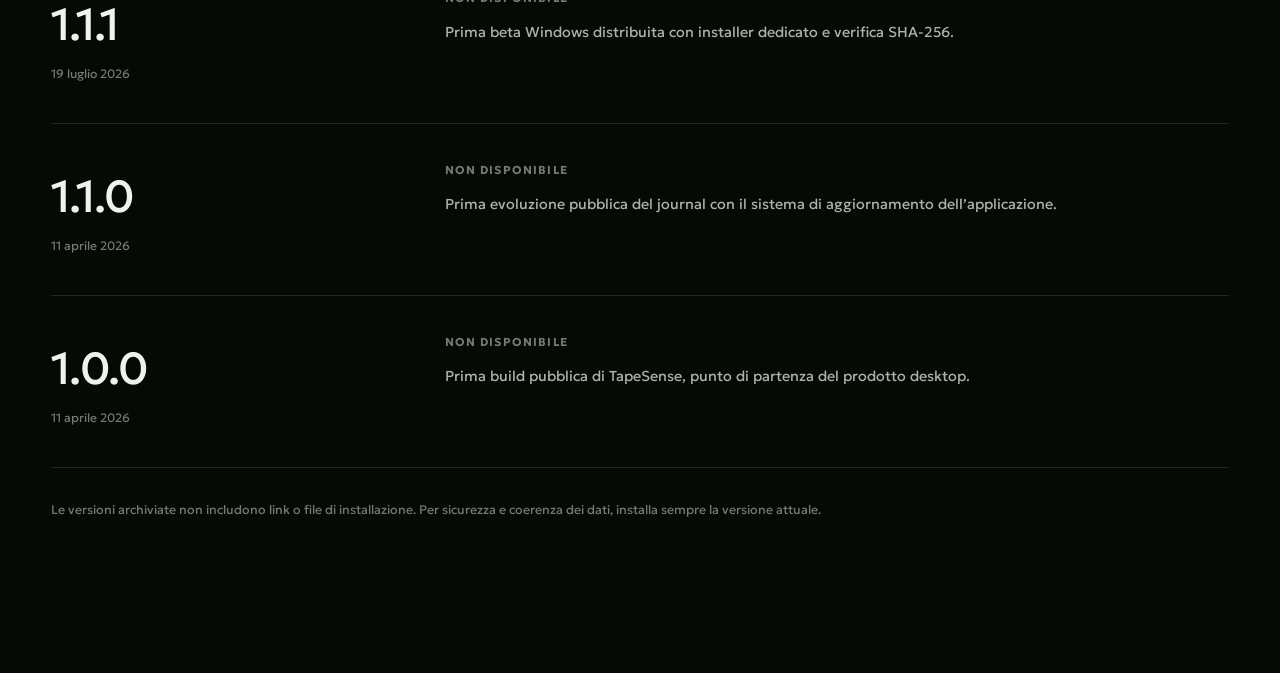
<file: versioni.html>
<!doctype html>
<html lang="it">
<head>
  <meta name="robots" content="noindex, nofollow">
  <meta charset="utf-8">
  <meta name="viewport" content="width=device-width, initial-scale=1">
  <meta name="description" content="Archivio delle versioni TapeSense. Solo l’ultima release Windows è disponibile per l’installazione.">
  <meta name="theme-color" content="#0c0f0e">
  <meta name="referrer" content="strict-origin-when-cross-origin">
  <meta http-equiv="Content-Security-Policy" content="default-src 'self'; base-uri 'self'; form-action 'none'; object-src 'none'; img-src 'self' data:; font-src 'self'; style-src 'self'; script-src 'self'; connect-src 'self'; frame-src 'none'">
  <title>Versioni | TapeSense</title>
  <link rel="icon" href="assets/favicon.svg" type="image/svg+xml">
  <link rel="stylesheet" href="assets/css/tokens.css">
  <link rel="stylesheet" href="assets/css/base.css">
  <link rel="stylesheet" href="assets/css/legal.css?v=20260809a">
  <script type="module" src="assets/js/legal-i18n.js?v=20261017a"></script>
</head>
<body data-page="versions">
  <main class="legal-shell">
    <div class="legal-header">
      <div class="legal-topbar">
        <a class="legal-back" href="index.html">← Torna a TapeSense</a>
        <div class="language-switcher" role="group" aria-label="Seleziona lingua">
          <button type="button" class="language-option is-active" data-language="it" aria-pressed="true">IT</button>
          <span aria-hidden="true">/</span>
          <button type="button" class="language-option" data-language="en" aria-pressed="false">EN</button>
        </div>
      </div>
      <p class="eyebrow"><span></span> TapeSense</p>
      <h1>Archivio delle versioni.</h1>
      <p>Ogni tappa di TapeSense, dalla prima build pubblica alla versione disponibile oggi.</p>
    </div>

    <section class="release-current" aria-labelledby="current-release-title">
      <div class="release-current-head">
        <span class="release-status">Versione attuale · Disponibile</span>
        <time class="release-date" datetime="2026-10-17">17 ottobre 2026</time>
      </div>
      <h2 id="current-release-title">TapeSense 1.1.4</h2>
      <p class="release-summary">Aggiornamento dedicato all’affidabilità dell’avvio, al rinnovo della licenza e alla distribuzione Windows. La logica di analisi dei trade resta invariata.</p>
      <ul class="release-points">
        <li>Rinnovo online del permesso temporaneo della licenza dopo la scadenza</li>
        <li>Attivazione più affidabile con connessioni lente e tentativi interrotti</li>
        <li>Controlli automatici su versione, risorse e avvio dell’eseguibile distribuito</li>
        <li>Aggiornamento tramite installer con conservazione di database e impostazioni</li>
      </ul>
      <div class="release-actions">
        <a class="button button-primary" href="https://github.com/samuele7brunori-design/trading-journal-releases/releases/download/v1.1.4/TapeSense_Setup_1.1.4.exe">Scarica TapeSense 1.1.4</a>
        <a class="release-checksum" href="https://github.com/samuele7brunori-design/trading-journal-releases/releases/download/v1.1.4/TapeSense_Setup_1.1.4.sha256.txt">Verifica SHA-256</a>
      </div>
    </section>

    <div class="archive-intro">
      <h2>Versioni precedenti</h2>
      <p>Le release precedenti restano qui come cronologia del prodotto. Non sono più disponibili per l’installazione.</p>
    </div>

    <div class="release-archive">
      <article class="release-row">
        <div><h3>1.1.3</h3><time class="release-date" datetime="2026-08-09">9 agosto 2026</time></div>
        <div><div class="release-row-head"><span class="release-status">Non disponibile</span></div><p>Journal, report avanzati, note, agenda e strumenti di revisione. Sostituita dalla 1.1.4 per correggere il rinnovo della licenza.</p></div>
      </article>
      <article class="release-row">
        <div><h3>1.1.2</h3><time class="release-date" datetime="2026-07-20">20 luglio 2026</time></div>
        <div><div class="release-row-head"><span class="release-status">Non disponibile</span></div><p>Aggiornamento correttivo dedicato alla stabilità dei report, alla coerenza dei dati e alla gestione dei database.</p></div>
      </article>
      <article class="release-row">
        <div><h3>1.1.1</h3><time class="release-date" datetime="2026-07-19">19 luglio 2026</time></div>
        <div><div class="release-row-head"><span class="release-status">Non disponibile</span></div><p>Prima beta Windows distribuita con installer dedicato e verifica SHA-256.</p></div>
      </article>
      <article class="release-row">
        <div><h3>1.1.0</h3><time class="release-date" datetime="2026-04-11">11 aprile 2026</time></div>
        <div><div class="release-row-head"><span class="release-status">Non disponibile</span></div><p>Prima evoluzione pubblica del journal con il sistema di aggiornamento dell’applicazione.</p></div>
      </article>
      <article class="release-row">
        <div><h3>1.0.0</h3><time class="release-date" datetime="2026-04-11">11 aprile 2026</time></div>
        <div><div class="release-row-head"><span class="release-status">Non disponibile</span></div><p>Prima build pubblica di TapeSense, punto di partenza del prodotto desktop.</p></div>
      </article>
    </div>
    <p class="archive-note">Le versioni archiviate non includono link o file di installazione. Per sicurezza e coerenza dei dati, installa sempre la versione attuale.</p>
  </main>
</body>
</html>
</file>
<file: assets/css/tokens.css>
@font-face {
  font-family: "Geologica";
  src: url("../fonts/Geologica-latin.woff2") format("woff2");
  font-weight: 300 800;
  font-style: normal;
  font-display: swap;
}

:root {
  color-scheme: dark;
  --ink: oklch(96% 0.008 130);
  --ink-soft: oklch(76% 0.015 130);
  --ink-muted: oklch(57% 0.014 130);
  --night: oklch(14% 0.012 145);
  --night-raised: oklch(18% 0.014 145);
  --night-soft: oklch(22% 0.014 145);
  --line-dark: oklch(31% 0.012 145 / .7);
  --paper: oklch(96.5% 0.008 100);
  --paper-raised: oklch(99% 0.004 100);
  --paper-ink: oklch(20% 0.018 145);
  --paper-muted: oklch(49% 0.014 145);
  --line-light: oklch(84% 0.012 120);
  --acid: oklch(88% 0.19 125);
  --acid-deep: oklch(70% 0.17 130);
  --cyan: oklch(78% 0.12 205);
  --red: oklch(67% 0.19 25);
  --green: oklch(76% 0.16 145);
  --font: "Geologica", system-ui, sans-serif;
  --max: 90rem;
  --gutter: clamp(1.25rem, 4vw, 4.5rem);
  --section: clamp(6rem, 12vw, 11rem);
  --radius-sm: .55rem;
  --radius-md: 1rem;
  --shadow-screen: 0 2.5rem 7rem oklch(5% 0.01 145 / .48);
  --ease: cubic-bezier(.2, .75, .2, 1);
  --fast: 180ms;
  --medium: 520ms;
}
</file>
<file: assets/css/base.css>
*, *::before, *::after { box-sizing: border-box; }
html { scroll-behavior: smooth; }
body {
  margin: 0;
  background: var(--night);
  color: var(--ink);
  font-family: var(--font);
  font-size: 1rem;
  line-height: 1.55;
  text-rendering: optimizeLegibility;
  -webkit-font-smoothing: antialiased;
  overflow-x: clip;
}
img, picture, svg, canvas { display: block; max-width: 100%; }
img { height: auto; }
button, input, textarea, select { font: inherit; }
button, a { -webkit-tap-highlight-color: transparent; }
a { color: inherit; text-decoration: none; }
h1, h2, h3, p { margin-block: 0; }
h1, h2, h3 { text-wrap: balance; }
p { text-wrap: pretty; }
em { color: var(--acid); font-style: normal; }
::selection { background: var(--acid); color: var(--night); }
:focus-visible { outline: .18rem solid var(--acid); outline-offset: .28rem; }
.skip-link {
  position: fixed; z-index: 1000; left: 1rem; top: 1rem; padding: .75rem 1rem;
  background: var(--acid); color: var(--night); transform: translateY(-160%);
  transition: transform var(--fast) var(--ease);
}
.skip-link:focus { transform: none; }
.sr-only { position: absolute; width: 1px; height: 1px; padding: 0; margin: -1px; overflow: hidden; clip: rect(0, 0, 0, 0); white-space: nowrap; border: 0; }
.eyebrow {
  display: flex; align-items: center; gap: .65rem; color: var(--ink-soft);
  font-size: .72rem; font-weight: 650; letter-spacing: .14em; text-transform: uppercase;
}
.eyebrow > span { width: 1.7rem; height: 1px; background: var(--acid); }
.index { color: var(--ink-muted); font-size: .7rem; letter-spacing: .14em; text-transform: uppercase; }
.button {
  display: inline-flex; min-height: 3.25rem; align-items: center; justify-content: center;
  padding: .8rem 1.35rem; border: 1px solid transparent; font-size: .86rem; font-weight: 680;
  letter-spacing: .01em; transition: transform var(--fast) var(--ease), background var(--fast), color var(--fast);
}
.button:hover { transform: translateY(-2px); }
.button-primary { background: var(--acid); color: var(--night); }
.button-primary:hover { background: oklch(92% .2 125); }
.button-muted { border-color: var(--line-dark); color: var(--ink-soft); cursor: default; }
.text-link { color: var(--ink-soft); font-size: .84rem; font-weight: 580; }
.text-link span { display: inline-block; margin-left: .4rem; transition: transform var(--fast) var(--ease); }
.text-link:hover span { transform: translateY(.25rem); }
.section-dark { background: var(--night); color: var(--ink); }
.section-light { color-scheme: light; background: var(--paper); color: var(--paper-ink); }
.section-light .eyebrow { color: var(--paper-muted); }
.section-light .index { color: var(--paper-muted); }

@media (max-width: 47.99rem) {
  html { scroll-behavior: auto; }
}
</file>
<file: assets/css/site.css>
.site-header {
  position: fixed; z-index: 100; inset: 0 0 auto; height: 4.75rem; padding-inline: var(--gutter);
  display: grid; grid-template-columns: 1fr auto 1fr; align-items: center;
  border-bottom: 1px solid transparent; transition: background var(--fast), border-color var(--fast), transform var(--medium) var(--ease);
}
.site-header.is-scrolled { background: oklch(14% .012 145 / .88); border-color: var(--line-dark); backdrop-filter: blur(16px); }
.header-progress { position: absolute; inset: auto 0 -1px; width: 100%; height: 1px; background: var(--acid); transform: scaleX(0); transform-origin: left; will-change: transform; }
.brand { display: inline-flex; align-items: center; gap: .55rem; width: max-content; font-weight: 720; letter-spacing: -.03em; }
.brand svg { width: 2rem; height: 2rem; }
.brand svg path { fill: none; stroke: var(--acid); stroke-width: 2.5; stroke-linecap: round; stroke-linejoin: round; }
.site-header nav { display: flex; gap: 2rem; color: var(--ink-soft); font-size: .76rem; }
.site-header nav a, footer nav a { transition: color var(--fast); }
.site-header nav a:hover, footer nav a:hover { color: var(--acid); }
.site-header nav a[aria-current="true"] { color: var(--ink); }
.site-header nav a[aria-current="true"]::after { content: ""; display: block; height: 1px; margin-top: .32rem; background: var(--acid); transform: scaleX(.42); transform-origin: left; }
.nav-toggle, .nav-download { display: none; }
.header-actions { justify-self: end; display: flex; align-items: center; gap: 1.35rem; }
.header-cta { border-bottom: 1px solid var(--acid); padding-block: .35rem; color: var(--acid); font-size: .76rem; font-weight: 650; }
.language-switcher { display: inline-flex; align-items: center; gap: .25rem; color: var(--ink-muted); font-size: .66rem; letter-spacing: .06em; }
.language-option { min-width: 1.7rem; padding: .28rem .2rem; border: 0; border-bottom: 1px solid transparent; background: transparent; color: inherit; cursor: pointer; transition: color var(--fast), border-color var(--fast); }
.language-option:hover { color: var(--ink); }
.language-option.is-active { border-color: var(--acid); color: var(--acid); }

.hero { min-height: 69rem; padding: clamp(9rem, 14vh, 11rem) var(--gutter) 5rem; position: relative; isolation: isolate; overflow: hidden; }
.hero::before { content: ""; position: absolute; z-index: -2; inset: -20% -10% auto 45%; height: 65rem; background: radial-gradient(circle, oklch(45% .09 145 / .2), transparent 63%); }
.hero-grid, .closing-grid { position: absolute; z-index: -1; inset: 0; opacity: .28; background-image: linear-gradient(var(--line-dark) 1px, transparent 1px), linear-gradient(90deg, var(--line-dark) 1px, transparent 1px); background-size: 5rem 5rem; mask-image: linear-gradient(to bottom, transparent, black 28%, transparent 85%); }
.hero-copy { width: min(52rem, 100%); margin-inline: auto; text-align: center; }
.hero-copy .eyebrow { justify-content: center; }
.release-pill { width: max-content; margin: 1.5rem auto 0; display: inline-grid; grid-template-columns: auto auto auto; gap: .7rem; align-items: center; padding: .42rem .48rem .42rem .42rem; border: 1px solid var(--line-dark); color: var(--ink-soft); font-size: .68rem; transition: border-color var(--fast), color var(--fast), transform var(--fast) var(--ease); }
.release-pill strong { padding: .18rem .42rem; background: var(--acid); color: var(--night); font-size: .62rem; letter-spacing: .04em; }
.release-pill i { color: var(--acid); font-style: normal; transition: transform var(--fast) var(--ease); }
.release-pill:hover { border-color: oklch(62% .08 130); color: var(--ink); transform: translateY(-2px); }
.release-pill:hover i { transform: translate(.12rem, .12rem); }
.hero h1 { margin-top: 1.4rem; font-size: clamp(3.3rem, 8vw, 7.7rem); line-height: .91; letter-spacing: -.075em; font-weight: 440; }
.hero-lead { width: min(39rem, 100%); margin: 2rem auto 0; color: var(--ink-soft); font-size: clamp(1rem, 1.5vw, 1.22rem); font-weight: 330; }
.hero-actions { margin-top: 2rem; display: flex; justify-content: center; align-items: center; gap: 1.7rem; }
.hero-product { --depth-x: 0deg; --depth-y: 2.4deg; --depth-scroll: 0px; --glare-x: 50%; --glare-y: 18%; width: min(74rem, 96vw); margin: 5.2rem auto 0; position: relative; perspective: 1100px; transform-style: preserve-3d; }
.window-frame { position: relative; z-index: 2; border: 1px solid var(--line-dark); background: var(--night-raised); box-shadow: var(--shadow-screen); overflow: hidden; transform: translate3d(0, var(--depth-scroll), 2rem) rotateX(var(--depth-y)) rotateY(var(--depth-x)); transform-style: preserve-3d; transition: transform 700ms cubic-bezier(.16, 1, .3, 1), border-color var(--medium), box-shadow var(--medium); will-change: transform; }
.hero-product:hover .window-frame { border-color: oklch(42% .035 140); }
.window-bar { height: 2rem; display: flex; align-items: center; gap: .35rem; padding-inline: .7rem; border-bottom: 1px solid var(--line-dark); color: var(--ink-muted); font-size: .58rem; }
.window-bar i { width: .42rem; height: .42rem; border-radius: 50%; background: var(--line-dark); }
.window-bar span { margin-left: auto; }
.window-frame img { width: 100%; }
.window-scan { position: absolute; inset: 2rem 0 auto; height: 22%; pointer-events: none; background: linear-gradient(to bottom, transparent, oklch(88% .19 125 / .045), transparent); transform: translateY(-110%); animation: window-scan 7s cubic-bezier(.16, 1, .3, 1) 1.2s infinite; }
.window-glare { position: absolute; inset: 0; pointer-events: none; background: radial-gradient(circle at var(--glare-x) var(--glare-y), oklch(98% .02 125 / .11), transparent 23%); mix-blend-mode: screen; opacity: .7; transition: opacity var(--fast); }
.depth-orbit { position: absolute; z-index: 0; left: 50%; top: 42%; border: 1px solid oklch(60% .08 130 / .24); border-radius: 50%; pointer-events: none; transform-style: preserve-3d; }
.depth-orbit-a { width: 116%; aspect-ratio: 2.5; transform: translate3d(-50%, -50%, -4rem) rotateX(67deg) rotateZ(-4deg); }
.depth-orbit-b { width: 91%; aspect-ratio: 2.2; border-color: oklch(78% .12 205 / .16); transform: translate3d(-50%, -50%, -1rem) rotateX(70deg) rotateZ(7deg); }
.depth-orbit::after { content: ""; position: absolute; width: .48rem; height: .48rem; border-radius: 50%; background: var(--acid); box-shadow: 0 0 1.4rem oklch(88% .19 125 / .48); offset-path: border-box; offset-distance: 17%; }
.depth-chip { position: absolute; z-index: 4; min-width: 9rem; padding: .72rem .85rem; border: 1px solid oklch(45% .025 140 / .76); background: oklch(16% .014 145 / .94); box-shadow: 0 1.1rem 3rem oklch(5% .01 145 / .42); pointer-events: none; transform-style: preserve-3d; }
.depth-chip span { display: block; color: var(--ink-muted); font-size: .54rem; letter-spacing: .1em; text-transform: uppercase; }
.depth-chip strong { display: block; margin-top: .18rem; font-size: .72rem; font-weight: 560; }
.depth-chip-left { left: .8rem; top: 26%; transform: translate3d(-.8rem, var(--chip-y-left, 0px), 6rem) rotateY(8deg); }
.depth-chip-right { right: .8rem; bottom: 18%; transform: translate3d(.8rem, var(--chip-y-right, 0px), 8rem) rotateY(-8deg); }
.depth-floor { position: absolute; z-index: 0; left: 7%; right: 7%; bottom: -11%; height: 28%; background-image: linear-gradient(oklch(42% .025 140 / .28) 1px, transparent 1px), linear-gradient(90deg, oklch(42% .025 140 / .28) 1px, transparent 1px); background-size: 3.2rem 3.2rem; mask-image: linear-gradient(to bottom, black, transparent); transform: rotateX(68deg) translateZ(-5rem); transform-origin: top; pointer-events: none; }
.product-caption { display: flex; justify-content: flex-end; gap: 1rem; margin-top: 1rem; color: var(--ink-muted); font-size: .72rem; }
.product-caption span { color: var(--acid); }
.scroll-cue { position: absolute; left: var(--gutter); bottom: 3.6rem; display: flex; align-items: center; gap: .7rem; color: var(--ink-muted); font-size: .64rem; letter-spacing: .08em; text-transform: uppercase; writing-mode: vertical-rl; }
.scroll-cue span { width: 1px; height: 2.5rem; background: var(--line-dark); }

.story { position: relative; min-height: 500vh; background: var(--night); }
.story-sticky { position: sticky; top: 0; height: 100vh; min-height: 40rem; overflow: hidden; isolation: isolate; }
.story-sticky::after { content: ""; position: absolute; z-index: -1; inset: 0; background: radial-gradient(circle at 50% 45%, oklch(27% .045 145 / .65), transparent 48%); }
.story-canvas { position: absolute; inset: 0; width: 100%; height: 100%; }
.story-stage { position: absolute; left: 50%; top: clamp(6rem, 11vh, 8rem); width: min(42rem, 48vw); display: grid; grid-template-columns: repeat(4, 1fr); color: var(--ink-muted); font-size: .56rem; letter-spacing: .09em; text-transform: uppercase; transform: translateX(-50%); }
.story-stage::before { content: ""; position: absolute; left: 0; right: 0; bottom: -.7rem; height: 1px; background: var(--line-dark); }
.story-stage span:nth-child(n+2) { text-align: center; }
.story-stage span:last-of-type { text-align: right; }
.story-stage i { position: absolute; left: 0; bottom: -.7rem; width: 100%; height: 1px; background: var(--acid); transform: scaleX(0); transform-origin: left; box-shadow: 0 0 1rem oklch(88% .19 125 / .28); }
.story-heading { position: absolute; left: var(--gutter); top: clamp(6rem, 12vh, 9rem); width: min(34rem, 82vw); }
.story-heading h2 { margin-top: .8rem; font-size: clamp(2.4rem, 5vw, 5rem); line-height: .98; letter-spacing: -.06em; font-weight: 430; }
.story-steps { position: absolute; left: var(--gutter); bottom: clamp(3rem, 8vh, 6rem); width: min(31rem, 84vw); margin: 0; padding: 0; list-style: none; }
.story-steps li { display: grid; grid-template-columns: 2.3rem 1fr; gap: .5rem; opacity: 0; transform: translateY(1rem); position: absolute; bottom: 0; transition: opacity var(--medium), transform var(--medium) var(--ease); pointer-events: none; }
.story-steps li.is-active { opacity: 1; transform: none; }
.story-steps li > span { color: var(--acid); font-size: .68rem; padding-top: .2rem; }
.story-steps strong { display: block; margin-bottom: .25rem; font-size: 1.2rem; font-weight: 560; }
.story-steps p { color: var(--ink-soft); font-size: .86rem; }
.story-status { position: absolute; right: var(--gutter); bottom: 3rem; color: var(--ink-muted); font-size: .64rem; letter-spacing: .08em; text-transform: uppercase; }
.story-status span { color: var(--acid); }
.story-screen { position: absolute; inset: 50% auto auto 50%; width: min(68rem, 75vw); opacity: 0; transform: translate(-50%, -45%) scale(.88); box-shadow: var(--shadow-screen); clip-path: inset(48% 48% 48% 48%); }
.story-screen img { width: 100%; }

.journal, .analysis, .context, .guides, .trust, .community { padding: var(--section) var(--gutter); position: relative; }
.journal { background-image: radial-gradient(circle at 76% 38%, oklch(30% .038 145 / .24), transparent 34%); }
.section-intro { display: grid; grid-template-columns: minmax(7rem, .4fr) minmax(20rem, 1.35fr) minmax(18rem, .7fr); gap: 3rem; align-items: end; max-width: var(--max); margin-inline: auto; }
.section-intro h2 { margin-top: 1rem; max-width: 50rem; font-size: clamp(2.6rem, 5.7vw, 6.3rem); line-height: .92; letter-spacing: -.068em; font-weight: 430; }
.section-intro > p:last-child { color: var(--ink-soft); font-size: .92rem; }
.section-light .section-intro > p:last-child { color: var(--paper-muted); }
.feature-stage { max-width: var(--max); margin: clamp(4rem, 8vw, 8rem) auto 0; display: grid; grid-template-columns: minmax(15rem, .31fr) minmax(0, 1fr); gap: clamp(2rem, 5vw, 5rem); align-items: center; }
.feature-rail { border-top: 1px solid var(--line-dark); }
.feature-tab { width: 100%; display: grid; grid-template-columns: 2rem 1fr; gap: .3rem .8rem; padding: 1.4rem 0; border: 0; border-bottom: 1px solid var(--line-dark); background: transparent; color: var(--ink-muted); text-align: left; cursor: pointer; transition: color var(--fast); }
.feature-tab span { grid-row: 1 / 3; color: inherit; font-size: .65rem; padding-top: .2rem; }
.feature-tab strong { font-size: .95rem; font-weight: 530; }
.feature-tab small { font-size: .7rem; }
.feature-tab.is-active, .feature-tab:hover { color: var(--ink); }
.feature-tab.is-active span { color: var(--acid); }
.depth-panel { --panel-tilt: 0deg; --panel-lift: 0px; perspective: 1200px; transform-style: preserve-3d; }
.feature-visual { min-height: 34rem; display: grid; place-items: center; position: relative; isolation: isolate; }
.feature-visual::before, .feature-visual::after { content: ""; position: absolute; inset: 6% 3%; z-index: -1; border: 1px solid oklch(42% .02 145 / .55); background: oklch(17% .013 145); pointer-events: none; }
.feature-visual::before { transform: translate3d(1.3rem, 1.1rem, -2.6rem) rotateY(calc(var(--panel-tilt) * -.35)); opacity: .65; }
.feature-visual::after { transform: translate3d(2.4rem, 2rem, -5rem) rotateY(calc(var(--panel-tilt) * -.55)); opacity: .28; }
.feature-visual figure { margin: 0; width: 100%; box-shadow: var(--shadow-screen); border: 1px solid var(--line-dark); transform: translate3d(0, var(--panel-lift), 2rem) rotateY(var(--panel-tilt)); transform-origin: center; transition: transform 300ms var(--ease); }
.feature-visual img { width: 100%; }

.analysis { padding-bottom: 0; border-top: 1px solid var(--line-dark); }
.analysis-flow { max-width: var(--max); margin: clamp(5rem, 10vw, 10rem) auto 0; display: grid; grid-template-columns: minmax(18rem, .54fr) minmax(0, 1fr); gap: clamp(3rem, 7vw, 8rem); }
.analysis-copy { padding-bottom: 35vh; }
.analysis-point { min-height: 75vh; padding-top: 12vh; opacity: .32; transition: opacity var(--medium); }
.analysis-point.is-active { opacity: 1; }
.analysis-point > span { color: var(--acid-deep); font-size: .7rem; }
.analysis-point h3 { max-width: 28rem; margin-top: .9rem; font-size: clamp(1.8rem, 3.3vw, 3.4rem); line-height: 1; letter-spacing: -.05em; font-weight: 480; }
.analysis-point p { max-width: 26rem; margin-top: 1.2rem; color: var(--ink-soft); font-size: .9rem; }
.analysis-visual { position: sticky; top: 10vh; height: 80vh; display: flex; flex-direction: column; justify-content: center; align-self: start; }
.analysis-screen { border: 1px solid var(--line-dark); box-shadow: var(--shadow-screen); background: var(--night-raised); overflow: hidden; transform: translate3d(0, var(--panel-lift), 1rem) rotateY(var(--panel-tilt)); transform-origin: center; transition: transform 300ms var(--ease); }
.analysis-screen img { width: 100%; }
.screen-note { display: flex; justify-content: space-between; padding-top: .85rem; color: var(--ink-muted); font-size: .68rem; text-transform: uppercase; letter-spacing: .06em; }
.screen-note span { color: var(--ink); }

.context { display: grid; grid-template-columns: minmax(18rem, .42fr) minmax(0, 1fr); gap: clamp(3rem, 8vw, 9rem); align-items: center; min-height: 100vh; }
.context-copy { max-width: 34rem; }
.context-copy .eyebrow { margin-top: 4rem; }
.context-copy h2 { margin-top: 1rem; font-size: clamp(3rem, 6vw, 6.5rem); line-height: .9; letter-spacing: -.07em; font-weight: 430; }
.context-copy > p:not(.index,.eyebrow,.truth-note) { margin-top: 2rem; color: var(--ink-soft); }
.truth-note { margin-top: 2rem; padding-top: 1rem; border-top: 1px solid var(--line-dark); color: var(--acid); font-size: .72rem; }
.context-visual { margin-right: calc(var(--gutter) * -1); overflow: hidden; box-shadow: var(--shadow-screen); transform: translate3d(0, var(--panel-lift), 0) rotateY(var(--panel-tilt)); transform-origin: right center; transition: transform 300ms var(--ease); }
.context-visual img { width: 100%; }

.guides { border-top: 1px solid var(--line-dark); overflow: hidden; }
.guides::before { content: ""; position: absolute; z-index: 0; width: 52rem; height: 52rem; right: -26rem; top: 18%; border: 1px solid oklch(50% .05 135 / .17); border-radius: 50%; box-shadow: inset 0 0 0 7rem oklch(24% .025 145 / .08); pointer-events: none; }
.guides-intro { position: relative; z-index: 1; max-width: var(--max); margin-inline: auto; display: grid; grid-template-columns: minmax(7rem, .4fr) minmax(20rem, 1.35fr) minmax(18rem, .7fr); gap: 3rem; align-items: end; }
.guides-intro h2 { margin-top: 1rem; max-width: 52rem; font-size: clamp(2.8rem, 5.8vw, 6.4rem); line-height: .91; letter-spacing: -.069em; font-weight: 430; }
.guides-intro > p:last-child { color: var(--ink-soft); font-size: .92rem; }
.guide-sequence { position: relative; z-index: 1; max-width: var(--max); margin: clamp(5rem, 10vw, 9rem) auto 0; display: grid; gap: clamp(7rem, 13vw, 13rem); }
.guide-row { display: grid; grid-template-columns: minmax(0, 1.35fr) minmax(18rem, .65fr); gap: clamp(3rem, 7vw, 8rem); align-items: center; }
.guide-row-reverse { grid-template-columns: minmax(18rem, .65fr) minmax(0, 1.35fr); }
.guide-row-reverse .video-shell { order: 2; }
.guide-row-reverse .guide-copy { order: 1; }
.video-shell { position: relative; aspect-ratio: 16 / 9; border: 1px solid var(--line-dark); background: var(--night-raised); box-shadow: var(--shadow-screen); overflow: hidden; transform: translate3d(0, var(--panel-lift), 1rem) rotateY(var(--panel-tilt)); transition: transform 300ms var(--ease), border-color var(--fast); }
.video-shell:focus-within { border-color: var(--acid); }
.video-shell iframe { width: 100%; height: 100%; border: 0; }
.video-consent { position: absolute; inset: 0; width: 100%; border: 0; padding: clamp(1.25rem, 3vw, 2.5rem); display: flex; flex-direction: column; align-items: flex-start; justify-content: flex-end; overflow: hidden; background: radial-gradient(circle at 72% 28%, oklch(38% .065 142 / .42), transparent 32%), oklch(16% .014 145); color: var(--ink); text-align: left; cursor: pointer; }
.video-consent::after { content: ""; position: absolute; inset: 0; border: 1px solid transparent; transition: border-color var(--fast), background var(--fast); }
.video-consent:hover::after { border-color: oklch(65% .08 132 / .72); background: oklch(88% .19 125 / .025); }
.video-grid { position: absolute; inset: 0; opacity: .28; background-image: linear-gradient(var(--line-dark) 1px, transparent 1px), linear-gradient(90deg, var(--line-dark) 1px, transparent 1px); background-size: 3rem 3rem; mask-image: linear-gradient(145deg, transparent 5%, black 58%, transparent); }
.video-play { position: absolute; inset: 50% auto auto 50%; width: clamp(4.2rem, 7vw, 6rem); aspect-ratio: 1; display: grid; place-items: center; border: 1px solid oklch(70% .09 130 / .72); border-radius: 50%; background: oklch(88% .19 125 / .06); transform: translate(-50%, -50%); transition: transform var(--medium) var(--ease), background var(--fast); }
.video-consent:hover .video-play { background: var(--acid); transform: translate(-50%, -50%) scale(1.08); }
.video-play i { width: 0; height: 0; margin-left: .3rem; border-top: .55rem solid transparent; border-bottom: .55rem solid transparent; border-left: .82rem solid var(--acid); transition: border-color var(--fast); }
.video-consent:hover .video-play i { border-left-color: var(--night); }
.video-duration { position: absolute; right: 1rem; top: 1rem; padding: .35rem .5rem; border: 1px solid var(--line-dark); color: var(--ink-muted); font-size: .58rem; letter-spacing: .09em; text-transform: uppercase; }
.video-consent strong { position: relative; z-index: 1; font-size: clamp(1.2rem, 2.2vw, 2rem); font-weight: 500; letter-spacing: -.035em; }
.video-consent small { position: relative; z-index: 1; margin-top: .35rem; color: var(--ink-muted); font-size: .66rem; }
.guide-copy > span { color: var(--acid); font-size: .68rem; }
.guide-kicker { margin-top: 1.2rem; color: var(--ink-muted); font-size: .66rem; letter-spacing: .12em; text-transform: uppercase; }
.guide-copy h3 { max-width: 31rem; margin-top: .7rem; font-size: clamp(2rem, 3.8vw, 4rem); line-height: .96; letter-spacing: -.058em; font-weight: 460; }
.guide-copy > p:not(.guide-kicker) { max-width: 31rem; margin-top: 1.5rem; color: var(--ink-soft); font-size: .9rem; }
.guide-link { display: inline-flex; gap: .5rem; margin-top: 1.5rem; padding-bottom: .3rem; border-bottom: 1px solid var(--line-dark); color: var(--acid); font-size: .74rem; font-weight: 620; }
.guide-link i { font-style: normal; transition: transform var(--fast) var(--ease); }
.guide-link:hover i { transform: translate(.2rem, -.2rem); }
.video-privacy-note { position: relative; z-index: 1; max-width: var(--max); margin: clamp(4rem, 8vw, 7rem) auto 0; padding-top: 1.2rem; border-top: 1px solid var(--line-dark); color: var(--ink-muted); font-size: .68rem; }

.trust { border-top: 1px solid var(--line-dark); }
.trust-heading { max-width: var(--max); margin-inline: auto; display: grid; grid-template-columns: .25fr 1fr; column-gap: 3rem; }
.trust-heading .eyebrow { grid-column: 2; }
.trust-heading h2 { grid-column: 2; margin-top: 1rem; font-size: clamp(3rem, 6vw, 6.5rem); line-height: .91; letter-spacing: -.07em; font-weight: 430; }
.trust-lines { max-width: var(--max); margin: 6rem auto 0; border-top: 1px solid var(--line-dark); }
.trust-lines article { display: grid; grid-template-columns: .2fr .45fr 1fr; gap: 2rem; padding: 2rem 0; border-bottom: 1px solid var(--line-dark); align-items: baseline; }
.trust-lines span { color: var(--acid); font-size: .68rem; }
.trust-lines h3 { font-size: 1.2rem; font-weight: 500; }
.trust-lines p { color: var(--ink-soft); font-size: .84rem; }
.trust-links { max-width: var(--max); margin: 2rem auto 0; display: flex; gap: 2rem; color: var(--ink-muted); font-size: .72rem; text-decoration: underline; text-underline-offset: .25rem; }

.community { border-top: 1px solid var(--line-dark); }
.community-copy { max-width: var(--max); margin-inline: auto; display: grid; grid-template-columns: minmax(7rem, .4fr) minmax(20rem, 1.35fr) minmax(18rem, .7fr); gap: 3rem; align-items: end; }
.community-copy h2 { margin-top: 1rem; font-size: clamp(2.8rem, 5.6vw, 6.1rem); line-height: .92; letter-spacing: -.067em; font-weight: 430; }
.community-copy > p:last-child { color: var(--ink-soft); font-size: .9rem; }
.community-links { max-width: var(--max); margin: clamp(3.5rem, 7vw, 6rem) auto 0; border-top: 1px solid var(--line-dark); }
.community-links a { display: grid; grid-template-columns: .35fr 1fr auto; gap: 2rem; align-items: center; padding: 1.65rem 0; border-bottom: 1px solid var(--line-dark); transition: color var(--fast), padding-inline var(--medium) var(--ease), background var(--fast); }
.community-links a:hover { padding-inline: 1rem; background: oklch(18% .018 145); color: var(--acid); }
.community-links span { color: var(--ink-muted); font-size: .68rem; text-transform: uppercase; letter-spacing: .1em; }
.community-links strong { font-size: clamp(1.2rem, 2vw, 1.75rem); font-weight: 480; }
.community-links i { color: var(--acid); font-style: normal; font-size: 1.15rem; transition: transform var(--fast) var(--ease); }
.community-links a:hover i { transform: translate(.2rem, -.2rem); }

.closing { min-height: 90vh; padding: var(--section) var(--gutter); position: relative; display: flex; flex-direction: column; justify-content: center; align-items: center; text-align: center; overflow: hidden; isolation: isolate; }
.closing h2 { margin-top: 1rem; font-size: clamp(3.2rem, 8vw, 8rem); line-height: .9; letter-spacing: -.075em; font-weight: 430; }
.closing > p:not(.eyebrow) { width: min(40rem, 90vw); margin-top: 2rem; color: var(--ink-soft); }
.closing .button { margin-top: 2rem; }
.release-meta { margin-top: 1rem; display: flex; align-items: center; justify-content: center; gap: .65rem; color: var(--ink-muted); font-size: .7rem; }
.release-meta a { color: var(--ink-soft); text-decoration: underline; text-underline-offset: .25rem; }
.release-meta a:hover { color: var(--acid); }
.closing small { margin-top: 1rem; color: var(--ink-muted); font-size: .65rem; }
footer { min-height: 9rem; padding: 2rem var(--gutter); border-top: 1px solid var(--line-dark); display: grid; grid-template-columns: 1fr 1fr auto auto; gap: 2rem; align-items: center; color: var(--ink-muted); font-size: .68rem; }
footer nav { display: flex; gap: 1.4rem; }

@media (max-width: 62rem) {
  .site-header { grid-template-columns: 1fr auto auto; column-gap: .55rem; }
  .site-header > .brand { position: relative; z-index: 2; }
  .site-header nav { position: fixed; z-index: 1; inset: 0; display: flex; flex-direction: column; justify-content: center; align-items: flex-start; gap: 0; padding: 7rem var(--gutter) 3rem; background: oklch(12% .012 145); visibility: hidden; opacity: 0; transform: translateY(-1rem); pointer-events: none; transition: opacity var(--medium), transform var(--medium) var(--ease), visibility var(--medium); }
  .site-header nav a { width: 100%; padding: .8rem 0; border-bottom: 1px solid var(--line-dark); color: var(--ink); font-size: clamp(1.7rem, 6vw, 3rem); font-weight: 450; letter-spacing: -.04em; }
  .site-header nav a[aria-current="true"]::after { display: none; }
  .site-header nav.is-open { visibility: visible; opacity: 1; transform: none; pointer-events: auto; }
  .nav-toggle { position: relative; z-index: 2; display: grid; width: 2.75rem; height: 2.75rem; place-content: center; gap: .38rem; justify-self: end; border: 1px solid var(--line-dark); background: var(--night); color: var(--ink); cursor: pointer; }
  .nav-toggle span { width: 1rem; height: 1px; background: currentColor; transition: transform var(--fast) var(--ease); }
  .nav-toggle[aria-expanded="true"] span:first-child { transform: translateY(.22rem) rotate(45deg); }
  .nav-toggle[aria-expanded="true"] span:last-child { transform: translateY(-.22rem) rotate(-45deg); }
  .nav-download { display: block; margin-top: 1rem; color: var(--acid) !important; }
  .header-cta { display: none; }
  .header-actions { position: relative; z-index: 2; gap: 0; }
  body.menu-open { overflow: hidden; }
  .section-intro { grid-template-columns: 1fr; gap: 1.2rem; }
  .community-copy { grid-template-columns: 1fr; gap: 1.2rem; }
  .section-intro > p:last-child { max-width: 35rem; }
  .feature-stage { grid-template-columns: 1fr; }
  .feature-rail { display: grid; grid-template-columns: repeat(3, 1fr); }
  .feature-tab { border-right: 1px solid var(--line-dark); padding-right: .7rem; }
  .feature-visual { min-height: auto; }
  .context { grid-template-columns: 1fr; }
  .context-copy { max-width: 45rem; }
  .context-visual { margin-right: 0; }
  .guides-intro { grid-template-columns: 1fr; gap: 1.2rem; }
  .guides-intro > p:last-child { max-width: 35rem; }
  .guide-row, .guide-row-reverse { grid-template-columns: 1fr; gap: 2.5rem; }
  .guide-row-reverse .video-shell, .guide-row-reverse .guide-copy { order: initial; }
  footer { grid-template-columns: 1fr auto; }
}

@media (max-width: 47.99rem) {
  .site-header { height: 4rem; }
  .header-cta { font-size: .68rem; }
  .language-switcher { font-size: .62rem; }
  .hero { min-height: 54rem; padding-top: 8rem; }
  .hero h1 { font-size: clamp(3rem, 15vw, 5rem); }
  .hero-actions { flex-direction: column; gap: 1rem; }
  .hero-product { margin-top: 4rem; width: 96vw; }
  .depth-chip { display: none; }
  .depth-orbit-a { width: 130%; }
  .depth-floor { bottom: -18%; }
  .window-bar { height: 1.5rem; }
  .product-caption { padding-inline: 1rem; }
  .scroll-cue { display: none; }
  .story { min-height: 360vh; }
  .story-heading { top: 6rem; }
  .story-stage { top: 10.5rem; width: calc(100vw - (var(--gutter) * 2)); }
  .story-stage span { font-size: .48rem; }
  .story-screen { width: 94vw; top: 47%; }
  .story-status { right: auto; left: var(--gutter); bottom: 2rem; }
  .story-steps { bottom: 5rem; }
  .feature-rail { display: block; }
  .feature-tab { border-right: 0; }
  .analysis-flow { display: block; }
  .analysis-copy { padding-bottom: 0; }
  .analysis-point { min-height: auto; padding: 4rem 0 2rem; opacity: 1; }
  .analysis-visual { position: relative; top: auto; height: auto; margin-bottom: 5rem; }
  .context { min-height: auto; }
  .trust-heading { grid-template-columns: 1fr; }
  .trust-heading .eyebrow, .trust-heading h2 { grid-column: 1; }
  .trust-heading .index { margin-bottom: 2rem; }
  .trust-lines article { grid-template-columns: 2rem 1fr; }
  .trust-lines p { grid-column: 2; }
  .trust-links { flex-direction: column; gap: .8rem; }
  .community-links a { grid-template-columns: 1fr auto; gap: .4rem 1rem; }
  .community-links span { grid-column: 1 / 3; }
  footer { grid-template-columns: 1fr; gap: 1rem; }
}
</file>
<file: assets/css/motion.css>
.reveal { opacity: 0; transform: translateY(1.8rem); transition: opacity 850ms cubic-bezier(.16, 1, .3, 1), transform 850ms cubic-bezier(.16, 1, .3, 1); }
.reveal[data-reveal-delay="1"] { transition-delay: 120ms; }
.reveal.is-visible { opacity: 1; transform: none; }
.feature-visual figure, .analysis-screen { animation: screen-in 420ms var(--ease) both; }
@keyframes screen-in { from { opacity: 0; transform: translateY(1rem) scale(.985); filter: saturate(.7); } }
@keyframes window-scan {
  0%, 68% { transform: translateY(-120%); opacity: 0; }
  72% { opacity: 1; }
  88%, 100% { transform: translateY(510%); opacity: 0; }
}

.window-frame img { transition: filter 900ms cubic-bezier(.16, 1, .3, 1), transform 1200ms cubic-bezier(.16, 1, .3, 1); }
.hero-product:hover .window-frame img { filter: saturate(1.08) contrast(1.015); transform: scale(1.006); }
.analysis-point.is-active h3 { animation: point-in 560ms cubic-bezier(.16, 1, .3, 1) both; }
@keyframes point-in { from { opacity: .35; transform: translateY(.65rem); } }

@media (prefers-reduced-motion: reduce) {
  *, *::before, *::after { scroll-behavior: auto !important; animation-duration: .001ms !important; animation-iteration-count: 1 !important; transition-duration: .001ms !important; }
  .reveal { opacity: 1; transform: none; }
  .story { min-height: 100vh; }
  .story-sticky { position: relative; }
  .story-canvas { display: none; }
  .story-screen { opacity: .72; transform: translate(-50%, -45%); clip-path: none; }
  .story-stage { display: none; }
  .story-steps li { display: none; }
  .story-steps li:last-child { display: grid; opacity: 1; transform: none; }
}
</file>
<file: assets/css/legal.css>
.legal-shell { min-height: 100vh; padding: 8rem var(--gutter) var(--section); }
.legal-header { max-width: 54rem; margin-inline: auto; padding-bottom: 3rem; border-bottom: 1px solid var(--line-dark); }
.legal-topbar { margin-bottom: 3rem; display: flex; align-items: center; justify-content: space-between; gap: 2rem; }
.legal-topbar-end { justify-content: flex-end; }
.legal-header h1 { margin-top: 1rem; font-size: clamp(3rem, 7vw, 6rem); line-height: .95; letter-spacing: -.065em; font-weight: 440; }
.legal-header > p:last-child { margin-top: 1.5rem; max-width: 42rem; color: var(--ink-soft); }
.legal-content { max-width: 54rem; margin: 3rem auto 0; }
.legal-content section { padding: 2.2rem 0; border-bottom: 1px solid var(--line-dark); }
.legal-content h2 { font-size: 1.25rem; font-weight: 520; }
.legal-content p, .legal-content li { color: var(--ink-soft); font-size: .9rem; }
.legal-content p { margin-top: 1rem; }
.legal-content ul { padding-left: 1.2rem; }
.legal-content a { color: var(--acid); text-decoration: underline; text-underline-offset: .2rem; }
.release-current { margin-top: 3rem; padding: clamp(2rem, 5vw, 3.5rem); border: 1px solid oklch(55% .09 130); background: var(--night-raised); }
.release-current-head, .release-row-head { display: flex; align-items: baseline; justify-content: space-between; gap: 1.5rem; }
.release-current h2 { margin-top: .7rem; font-size: clamp(2.4rem, 6vw, 4.8rem); line-height: .95; letter-spacing: -.055em; font-weight: 470; }
.release-status { color: var(--acid); font-size: .72rem; font-weight: 680; letter-spacing: .1em; text-transform: uppercase; }
.release-date { color: var(--ink-muted); font-size: .76rem; }
.release-summary { max-width: 48rem; margin-top: 1.5rem; color: var(--ink-soft); }
.release-points { display: grid; grid-template-columns: repeat(2, minmax(0, 1fr)); gap: .7rem 2rem; margin: 2rem 0 0; padding: 0; list-style: none; color: var(--ink-soft); font-size: .86rem; }
.release-points li { position: relative; padding-left: 1.15rem; }
.release-points li::before { content: ""; position: absolute; left: 0; top: .65em; width: .34rem; height: .34rem; background: var(--acid); }
.release-actions { margin-top: 2.2rem; display: flex; flex-wrap: wrap; align-items: center; gap: 1.25rem; }
.release-actions .release-checksum { color: var(--ink-soft); font-size: .78rem; }
.archive-intro { margin-top: 5rem; padding-bottom: 1.8rem; border-bottom: 1px solid var(--line-dark); }
.archive-intro h2 { font-size: clamp(2rem, 4vw, 3.5rem); font-weight: 460; letter-spacing: -.045em; }
.archive-intro p { max-width: 42rem; margin-top: 1rem; color: var(--ink-soft); }
.release-row { display: grid; grid-template-columns: minmax(7rem, .42fr) 1fr; gap: clamp(1.5rem, 5vw, 5rem); padding: 2.4rem 0; border-bottom: 1px solid var(--line-dark); }
.release-row h3 { font-size: clamp(1.8rem, 4vw, 2.8rem); font-weight: 460; letter-spacing: -.04em; }
.release-row .release-status { color: var(--ink-muted); }
.release-row p { margin-top: .8rem; color: var(--ink-soft); font-size: .9rem; }
.archive-note { margin-top: 2rem; color: var(--ink-muted); font-size: .78rem; }
.legal-back { display: inline-flex; color: var(--ink-soft); font-size: .78rem; }
.legal-back:hover { color: var(--acid); }
.language-switcher { display: inline-flex; align-items: center; gap: .25rem; color: var(--ink-muted); font-size: .68rem; letter-spacing: .06em; }
.language-option { min-width: 1.8rem; padding: .3rem .2rem; border: 0; border-bottom: 1px solid transparent; background: transparent; color: inherit; cursor: pointer; transition: color var(--fast), border-color var(--fast); }
.language-option:hover { color: var(--ink); }
.language-option.is-active { border-color: var(--acid); color: var(--acid); }

@media (max-width: 35rem) {
  .legal-shell { padding-top: 4rem; }
  .legal-topbar { align-items: flex-start; }
  .release-points { grid-template-columns: 1fr; }
  .release-row { grid-template-columns: 1fr; gap: .8rem; }
}
</file>
